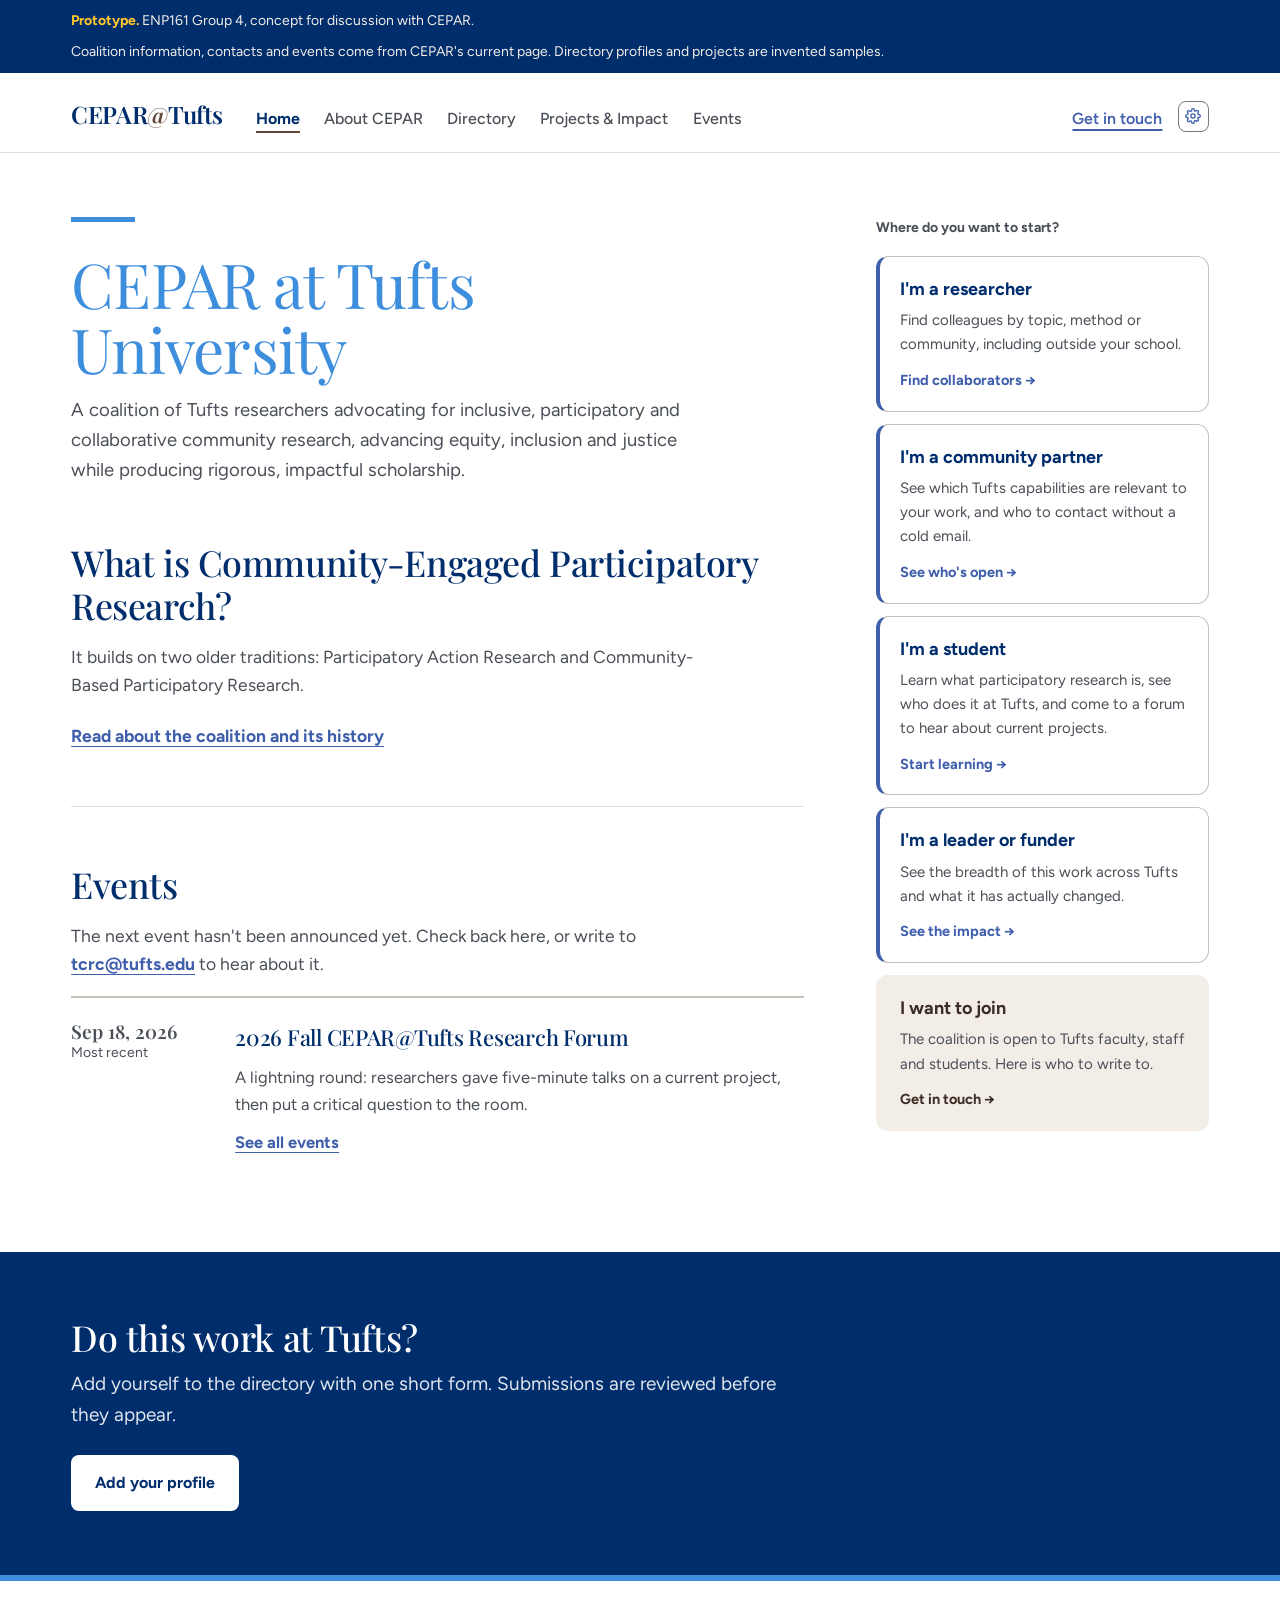
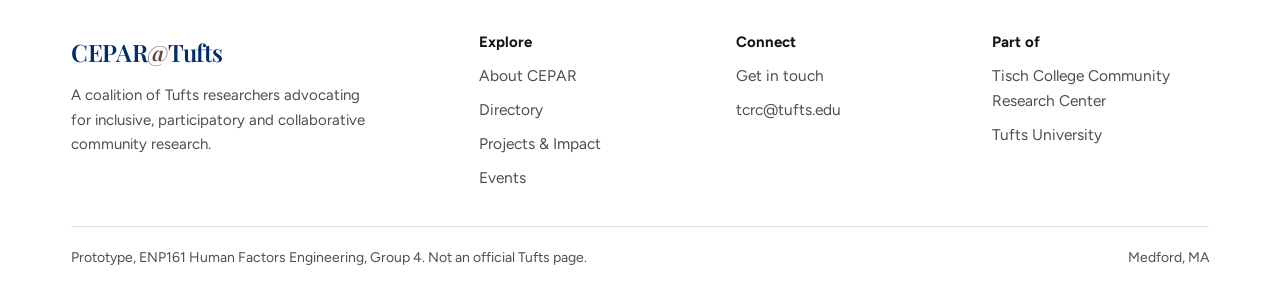
<file: index.html>
<!DOCTYPE html>
<html lang="en">
<head>
<meta charset="UTF-8">
<meta name="viewport" content="width=device-width, initial-scale=1.0">
<title>CEPAR at Tufts | Community-Engaged Participatory Research</title>
<meta name="description" content="CEPAR@Tufts is a coalition of Tufts researchers advocating for inclusive, participatory and collaborative community research. Understand what we do, see who is doing it, and find a way into the network.">
<meta name="robots" content="noindex, nofollow">
<link rel="preconnect" href="https://fonts.googleapis.com">
<link href="https://fonts.googleapis.com/css2?family=Playfair+Display:ital,wght@0,400;0,500;0,600;1,500&amp;family=Figtree:wght@400;500;600;700&amp;display=swap" rel="stylesheet">
<link rel="stylesheet" href="css/style.css">
<script>
/* Display settings are applied here, before the first paint, rather than
   in a11y.js at the end of the body. Anything later and every page load
   flashes the light theme before dark mode arrives. */
try{var s=JSON.parse(localStorage.getItem("cepar-display"))||{},r=document.documentElement;
if(s.text)r.setAttribute("data-text","large");
if(s.contrast)r.setAttribute("data-contrast","high");
if(s.motion)r.setAttribute("data-motion","reduce");
if(s.theme)r.setAttribute("data-theme","dark");}catch(e){}
</script>

</head>
<body>

<a href="#main" class="skip-link">Skip to main content</a>


<div class="proto-bar">
  <div class="container">
    <span><b>Prototype.</b> ENP161 Group 4, concept for discussion with CEPAR.</span>
    <span>Coalition information, contacts and events come from CEPAR's current page. Directory profiles and projects are invented samples.</span>
  </div>
</div>

<header class="site-header">
  <div class="container nav">
    <a href="index.html" class="nav__logo"><span class="wordmark">CEPAR<span class="at">@</span>Tufts</span></a>
    <nav>
      <ul class="nav__links">
        <li><a href="index.html" class="active">Home</a></li>
        <li><a href="about.html">About CEPAR</a></li>
        <li><a href="find.html">Directory</a></li>
        <li><a href="work.html">Projects &amp; Impact</a></li>
        <li><a href="events.html">Events</a></li>
        <li class="nav__mobile-contact"><a href="contact.html">Get in touch</a></li>
        <li class="nav__mobile-settings"><button class="nav__settings" type="button" aria-expanded="false" aria-controls="a11y-panel">Settings</button></li>
      </ul>
    </nav>
    <div class="nav__cta">
      <a href="contact.html" class="btn">Get in touch</a>
      <div class="a11y">
        <button class="nav__gear" id="a11y-gear" type="button" aria-expanded="false" aria-controls="a11y-panel" aria-label="Display settings" title="Display settings">
          <svg viewBox="0 0 24 24" fill="none" stroke="currentColor" stroke-width="2" stroke-linecap="round" stroke-linejoin="round" aria-hidden="true" focusable="false"><circle cx="12" cy="12" r="3.2"/><path d="M19.2 14.6a1.6 1.6 0 0 0 .32 1.77l.06.06a2 2 0 1 1-2.83 2.83l-.06-.06a1.6 1.6 0 0 0-1.77-.32 1.6 1.6 0 0 0-.97 1.47V21a2 2 0 1 1-4 0v-.09a1.6 1.6 0 0 0-1.05-1.47 1.6 1.6 0 0 0-1.77.32l-.06.06a2 2 0 1 1-2.83-2.83l.06-.06a1.6 1.6 0 0 0 .32-1.77 1.6 1.6 0 0 0-1.47-.97H3a2 2 0 1 1 0-4h.09a1.6 1.6 0 0 0 1.47-1.05 1.6 1.6 0 0 0-.32-1.77l-.06-.06a2 2 0 1 1 2.83-2.83l.06.06a1.6 1.6 0 0 0 1.77.32H9a1.6 1.6 0 0 0 .97-1.47V3a2 2 0 1 1 4 0v.09a1.6 1.6 0 0 0 .97 1.47 1.6 1.6 0 0 0 1.77-.32l.06-.06a2 2 0 1 1 2.83 2.83l-.06.06a1.6 1.6 0 0 0-.32 1.77V9a1.6 1.6 0 0 0 1.47.97H21a2 2 0 1 1 0 4h-.09a1.6 1.6 0 0 0-1.47.97z"/></svg>
        </button>
        <div class="a11y__panel" id="a11y-panel" role="group" aria-labelledby="a11y-title" hidden>
          <p class="a11y__title" id="a11y-title">Display settings</p>
          <p class="a11y__note">Saved on this device and applied to every page here.</p>
          <button type="button" class="a11y__row" role="switch" aria-checked="false" data-setting="text">
            <span><span class="lbl">Larger text</span><span class="desc">Bumps the page to an 18px base</span></span>
            <span class="a11y__switch" aria-hidden="true"></span>
          </button>
          <button type="button" class="a11y__row" role="switch" aria-checked="false" data-setting="contrast">
            <span><span class="lbl">High contrast</span><span class="desc">Stronger borders and text</span></span>
            <span class="a11y__switch" aria-hidden="true"></span>
          </button>
          <button type="button" class="a11y__row" role="switch" aria-checked="false" data-setting="motion">
            <span><span class="lbl">Reduce motion</span><span class="desc">Minimizes animations</span></span>
            <span class="a11y__switch" aria-hidden="true"></span>
          </button>
          <button type="button" class="a11y__row" role="switch" aria-checked="false" data-setting="theme">
            <span><span class="lbl">Dark mode</span><span class="desc">Easier on the eyes at night</span></span>
            <span class="a11y__switch" aria-hidden="true"></span>
          </button>
          <button type="button" class="a11y__reset">Reset to defaults</button>
        </div>
      </div>
      <button class="nav__toggle" aria-label="Toggle menu" aria-expanded="false"><span></span><span></span><span></span></button>
    </div>
  </div>
</header>

<main id="main">

<div class="frontdoor">
  <div class="container">

    <div class="split">

      <div class="read">

        <div class="frontdoor__intro">
          <div class="frontdoor__mark"></div>
          <h1>CEPAR at Tufts University</h1>
          <p class="lede">A coalition of Tufts researchers advocating for inclusive, participatory and collaborative community research, advancing equity, inclusion and justice while producing rigorous, impactful scholarship.</p>
        </div>

        <div class="block" id="what" data-toc="What It Is">
          <h2>What is Community-Engaged Participatory Research?</h2>
          <p>It builds on two older traditions: Participatory Action Research and Community-Based Participatory Research.</p>
          <p style="margin-top:22px;"><a href="about.html" class="reset-link">Read about the coalition and its history</a></p>
        </div>

        <div class="block" id="next" data-toc="Upcoming">
          <h2>Events</h2>
          <p>The next event hasn't been announced yet. Check back here, or write to <a href="mailto:tcrc@tufts.edu" class="reset-link">tcrc@tufts.edu</a> to hear about it.</p>
          <div class="event event--past">
            <div class="event__when">Sep 18, 2026<span>Most recent</span></div>
            <div>
              <h3>2026 Fall CEPAR@Tufts Research Forum</h3>
              <p>A lightning round: researchers gave five-minute talks on a current project, then put a critical question to the room.</p>
              <p style="margin:0;"><a href="events.html" class="reset-link">See all events</a></p>
            </div>
          </div>
        </div>

      </div>

      <aside class="rail" aria-label="Ways in">
        <p class="rail__head">Where do you want to start?</p>

        <a class="railbox" href="find.html?open=Co-investigators">
          <h3>I'm a researcher</h3>
          <p>Find colleagues by topic, method or community, including outside your school.</p>
          <span class="go">Find collaborators →</span>
        </a>

        <a class="railbox" href="find.html?open=New+community+partnerships">
          <h3>I'm a community partner</h3>
          <p>See which Tufts capabilities are relevant to your work, and who to contact without a cold email.</p>
          <span class="go">See who's open →</span>
        </a>

        <a class="railbox" href="about.html">
          <h3>I'm a student</h3>
          <p>Learn what participatory research is, see who does it at Tufts, and come to a forum to hear about current projects.</p>
          <span class="go">Start learning →</span>
        </a>

        <a class="railbox" href="work.html">
          <h3>I'm a leader or funder</h3>
          <p>See the breadth of this work across Tufts and what it has actually changed.</p>
          <span class="go">See the impact →</span>
        </a>

        <a class="railbox railbox--accent" href="contact.html">
          <h3>I want to join</h3>
          <p>The coalition is open to Tufts faculty, staff and students. Here is who to write to.</p>
          <span class="go">Get in touch →</span>
        </a>
      </aside>

    </div>
  </div>
</div>

<section class="cta-divider">
  <div class="container">
    <h2>Do this work at Tufts?</h2>
    <p class="lede" style="max-width:62ch;">Add yourself to the directory with one short form. Submissions are reviewed before they appear.</p>
    <div class="btn-row" style="margin-top:24px;">
      <a href="add-profile.html" class="btn btn--primary">Add your profile</a>
    </div>
  </div>
</section>

</main>

<footer class="site-footer">
  <div class="container">
    <div class="footer-grid">
      <div>
        <div class="footer-logo"><span class="wordmark">CEPAR<span class="at">@</span>Tufts</span></div>
        <p style="font-size:15px; max-width:300px;">A coalition of Tufts researchers advocating for inclusive, participatory and collaborative community research.</p>
      </div>
      <div>
        <h2>Explore</h2>
        <ul>
          <li><a href="about.html">About CEPAR</a></li>
          <li><a href="find.html">Directory</a></li>
          <li><a href="work.html">Projects &amp; Impact</a></li>
          <li><a href="events.html">Events</a></li>
        </ul>
      </div>
      <div>
        <h2>Connect</h2>
        <ul>
          <li><a href="contact.html">Get in touch</a></li>
          <li><a href="mailto:tcrc@tufts.edu">tcrc@tufts.edu</a></li>
        </ul>
      </div>
      <div>
        <h2>Part of</h2>
        <ul>
          <li>Tisch College Community Research Center</li>
          <li>Tufts University</li>
        </ul>
      </div>
    </div>
    <div class="footer-bottom">
      <span>Prototype, ENP161 Human Factors Engineering, Group 4. Not an official Tufts page.</span>
      <span>Medford, MA</span>
    </div>
  </div>
</footer>

<script src="js/main.js"></script>
<script src="js/a11y.js"></script>
</body>
</html>
</file>
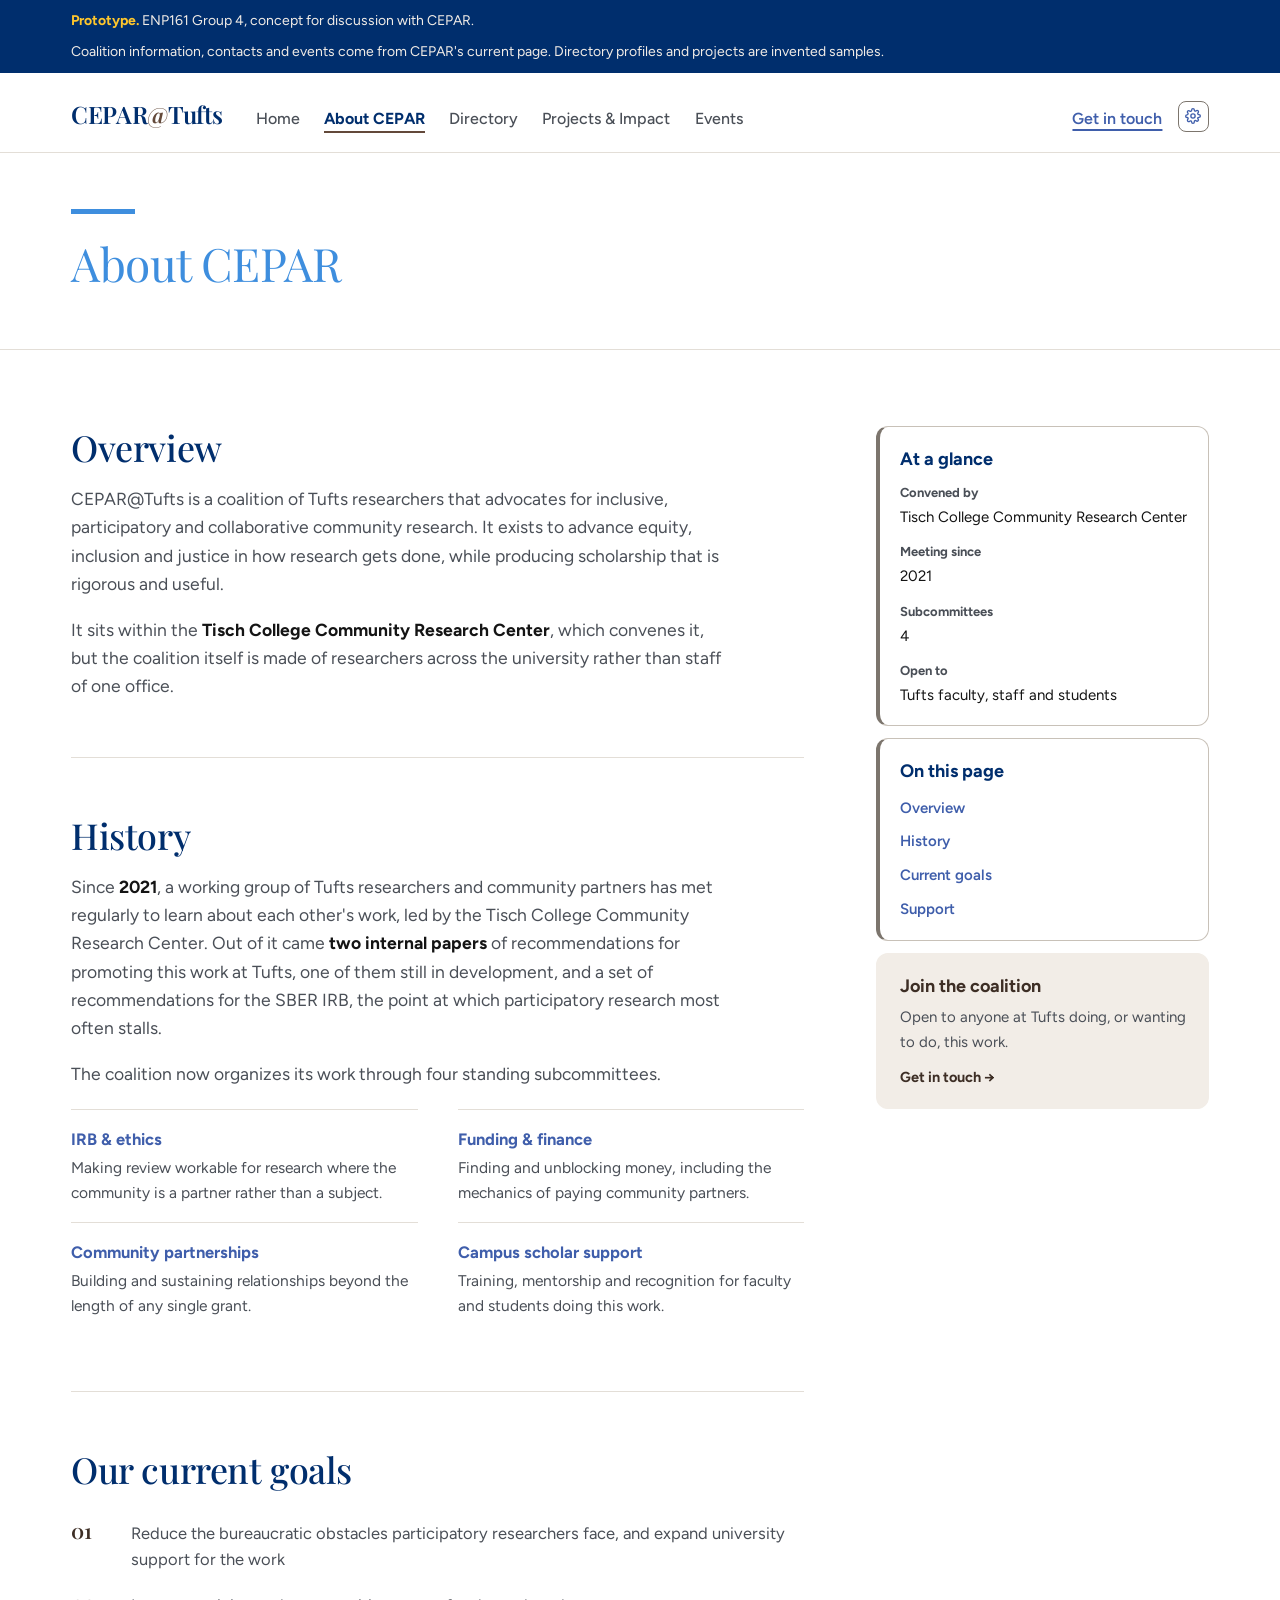
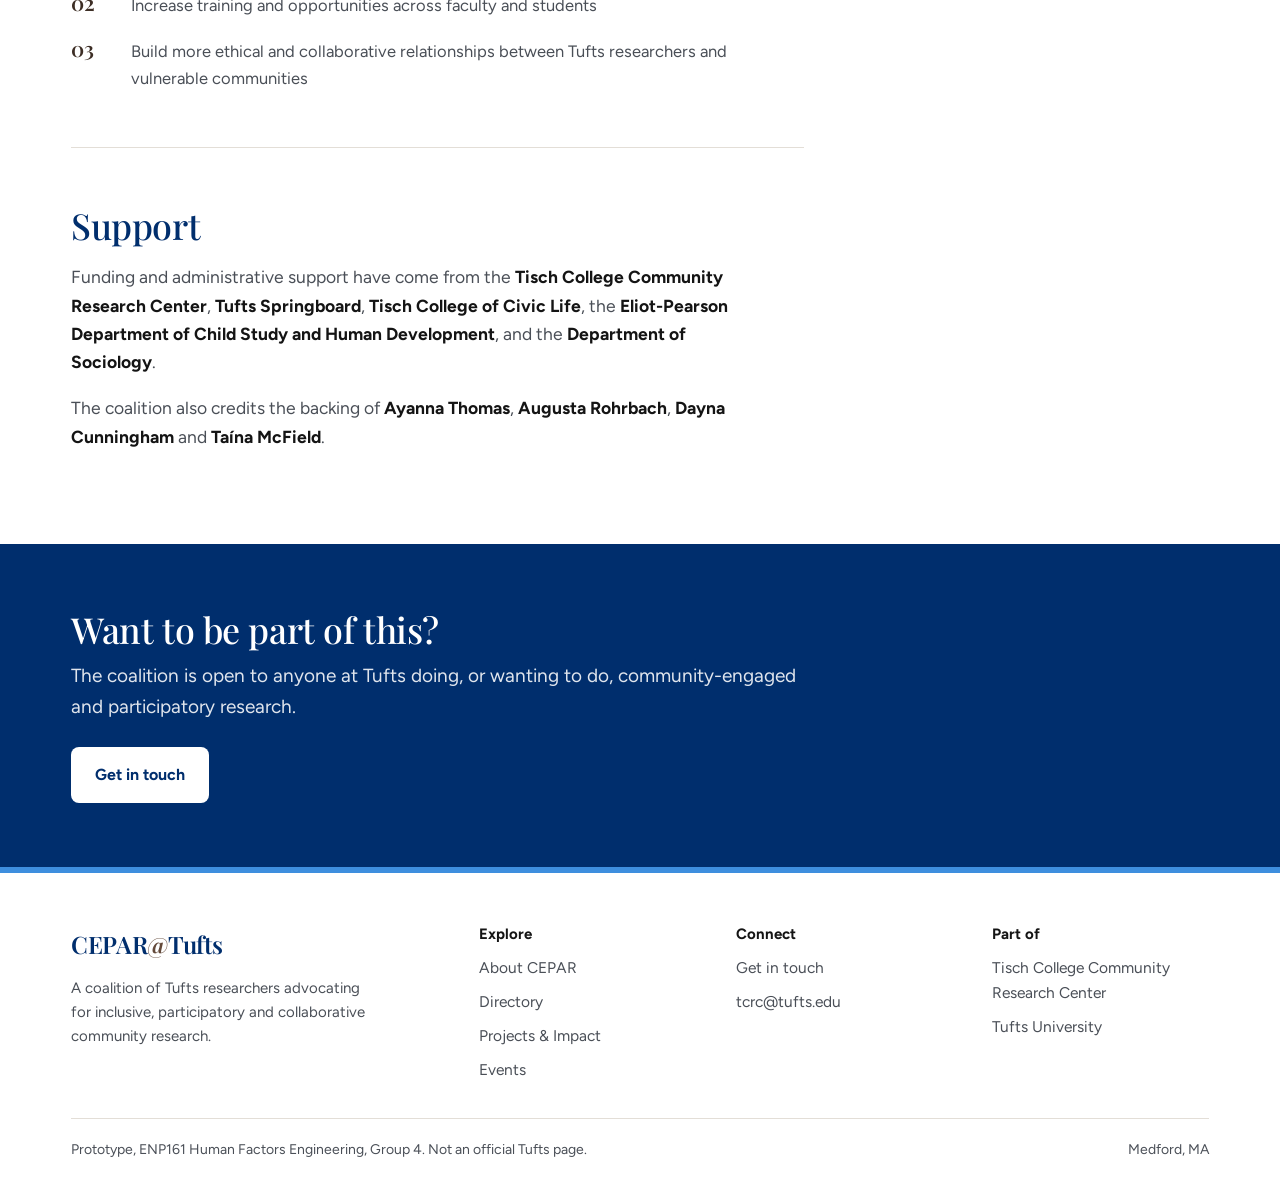
<file: about.html>
<!DOCTYPE html>
<html lang="en">
<head>
<meta charset="UTF-8">
<meta name="viewport" content="width=device-width, initial-scale=1.0">
<title>About CEPAR | CEPAR at Tufts</title>
<meta name="description" content="What CEPAR@Tufts is, how the coalition formed in 2021, its four subcommittees, its current goals, and who supports the work.">
<meta name="robots" content="noindex, nofollow">
<link rel="preconnect" href="https://fonts.googleapis.com">
<link href="https://fonts.googleapis.com/css2?family=Playfair+Display:ital,wght@0,400;0,500;0,600;1,500&amp;family=Figtree:wght@400;500;600;700&amp;display=swap" rel="stylesheet">
<link rel="stylesheet" href="css/style.css">
<script>
/* Display settings are applied here, before the first paint, rather than
   in a11y.js at the end of the body. Anything later and every page load
   flashes the light theme before dark mode arrives. */
try{var s=JSON.parse(localStorage.getItem("cepar-display"))||{},r=document.documentElement;
if(s.text)r.setAttribute("data-text","large");
if(s.contrast)r.setAttribute("data-contrast","high");
if(s.motion)r.setAttribute("data-motion","reduce");
if(s.theme)r.setAttribute("data-theme","dark");}catch(e){}
</script>

</head>
<body>

<a href="#main" class="skip-link">Skip to main content</a>


<div class="proto-bar">
  <div class="container">
    <span><b>Prototype.</b> ENP161 Group 4, concept for discussion with CEPAR.</span>
    <span>Coalition information, contacts and events come from CEPAR's current page. Directory profiles and projects are invented samples.</span>
  </div>
</div>

<header class="site-header">
  <div class="container nav">
    <a href="index.html" class="nav__logo"><span class="wordmark">CEPAR<span class="at">@</span>Tufts</span></a>
    <nav>
      <ul class="nav__links">
        <li><a href="index.html">Home</a></li>
        <li><a href="about.html" class="active">About CEPAR</a></li>
        <li><a href="find.html">Directory</a></li>
        <li><a href="work.html">Projects &amp; Impact</a></li>
        <li><a href="events.html">Events</a></li>
        <li class="nav__mobile-contact"><a href="contact.html">Get in touch</a></li>
        <li class="nav__mobile-settings"><button class="nav__settings" type="button" aria-expanded="false" aria-controls="a11y-panel">Settings</button></li>
      </ul>
    </nav>
    <div class="nav__cta">
      <a href="contact.html" class="btn">Get in touch</a>
      <div class="a11y">
        <button class="nav__gear" id="a11y-gear" type="button" aria-expanded="false" aria-controls="a11y-panel" aria-label="Display settings" title="Display settings">
          <svg viewBox="0 0 24 24" fill="none" stroke="currentColor" stroke-width="2" stroke-linecap="round" stroke-linejoin="round" aria-hidden="true" focusable="false"><circle cx="12" cy="12" r="3.2"/><path d="M19.2 14.6a1.6 1.6 0 0 0 .32 1.77l.06.06a2 2 0 1 1-2.83 2.83l-.06-.06a1.6 1.6 0 0 0-1.77-.32 1.6 1.6 0 0 0-.97 1.47V21a2 2 0 1 1-4 0v-.09a1.6 1.6 0 0 0-1.05-1.47 1.6 1.6 0 0 0-1.77.32l-.06.06a2 2 0 1 1-2.83-2.83l.06-.06a1.6 1.6 0 0 0 .32-1.77 1.6 1.6 0 0 0-1.47-.97H3a2 2 0 1 1 0-4h.09a1.6 1.6 0 0 0 1.47-1.05 1.6 1.6 0 0 0-.32-1.77l-.06-.06a2 2 0 1 1 2.83-2.83l.06.06a1.6 1.6 0 0 0 1.77.32H9a1.6 1.6 0 0 0 .97-1.47V3a2 2 0 1 1 4 0v.09a1.6 1.6 0 0 0 .97 1.47 1.6 1.6 0 0 0 1.77-.32l.06-.06a2 2 0 1 1 2.83 2.83l-.06.06a1.6 1.6 0 0 0-.32 1.77V9a1.6 1.6 0 0 0 1.47.97H21a2 2 0 1 1 0 4h-.09a1.6 1.6 0 0 0-1.47.97z"/></svg>
        </button>
        <div class="a11y__panel" id="a11y-panel" role="group" aria-labelledby="a11y-title" hidden>
          <p class="a11y__title" id="a11y-title">Display settings</p>
          <p class="a11y__note">Saved on this device and applied to every page here.</p>
          <button type="button" class="a11y__row" role="switch" aria-checked="false" data-setting="text">
            <span><span class="lbl">Larger text</span><span class="desc">Bumps the page to an 18px base</span></span>
            <span class="a11y__switch" aria-hidden="true"></span>
          </button>
          <button type="button" class="a11y__row" role="switch" aria-checked="false" data-setting="contrast">
            <span><span class="lbl">High contrast</span><span class="desc">Stronger borders and text</span></span>
            <span class="a11y__switch" aria-hidden="true"></span>
          </button>
          <button type="button" class="a11y__row" role="switch" aria-checked="false" data-setting="motion">
            <span><span class="lbl">Reduce motion</span><span class="desc">Minimizes animations</span></span>
            <span class="a11y__switch" aria-hidden="true"></span>
          </button>
          <button type="button" class="a11y__row" role="switch" aria-checked="false" data-setting="theme">
            <span><span class="lbl">Dark mode</span><span class="desc">Easier on the eyes at night</span></span>
            <span class="a11y__switch" aria-hidden="true"></span>
          </button>
          <button type="button" class="a11y__reset">Reset to defaults</button>
        </div>
      </div>
      <button class="nav__toggle" aria-label="Toggle menu" aria-expanded="false"><span></span><span></span><span></span></button>
    </div>
  </div>
</header>

<main id="main">

<section class="page-head">
  <div class="container">
    <div class="frontdoor__mark"></div>
    <h1>About CEPAR</h1>
  </div>
</section>

<section class="section" id="overview" data-toc="Overview">
  <div class="container split">
    <div class="read">

      <div class="block">
        <h2>Overview</h2>
        <p>CEPAR@Tufts is a coalition of Tufts researchers that advocates for inclusive, participatory and collaborative community research. It exists to advance equity, inclusion and justice in how research gets done, while producing scholarship that is rigorous and useful.</p>
        <p>It sits within the <b>Tisch College Community Research Center</b>, which convenes it, but the coalition itself is made of researchers across the university rather than staff of one office.</p>
      </div>

      <div class="block" id="history" data-toc="History">
        <h2>History</h2>
        <p>Since <b>2021</b>, a working group of Tufts researchers and community partners has met regularly to learn about each other's work, led by the Tisch College Community Research Center. Out of it came <b>two internal papers</b> of recommendations for promoting this work at Tufts, one of them still in development, and a set of recommendations for the SBER IRB, the point at which participatory research most often stalls.</p>
        <p>The coalition now organizes its work through four standing subcommittees.</p>
        <div class="subs">
          <div>
            <h3>IRB &amp; ethics</h3>
            <p>Making review workable for research where the community is a partner rather than a subject.</p>
          </div>
          <div>
            <h3>Funding &amp; finance</h3>
            <p>Finding and unblocking money, including the mechanics of paying community partners.</p>
          </div>
          <div>
            <h3>Community partnerships</h3>
            <p>Building and sustaining relationships beyond the length of any single grant.</p>
          </div>
          <div>
            <h3>Campus scholar support</h3>
            <p>Training, mentorship and recognition for faculty and students doing this work.</p>
          </div>
        </div>
      </div>

      <div class="block" id="goals" data-toc="Current Goals">
        <h2>Our current goals</h2>
        <ul class="facts">
          <li><span class="fig">01</span><span>Reduce the bureaucratic obstacles participatory researchers face, and expand university support for the work</span></li>
          <li><span class="fig">02</span><span>Increase training and opportunities across faculty and students</span></li>
          <li><span class="fig">03</span><span>Build more ethical and collaborative relationships between Tufts researchers and vulnerable communities</span></li>
        </ul>
      </div>

      <div class="block" id="support" data-toc="Support">
        <h2>Support</h2>
        <p>Funding and administrative support have come from the <b>Tisch College Community Research Center</b>, <b>Tufts Springboard</b>, <b>Tisch College of Civic Life</b>, the <b>Eliot-Pearson Department of Child Study and Human Development</b>, and the <b>Department of Sociology</b>.</p>
        <p>The coalition also credits the backing of <b>Ayanna Thomas</b>, <b>Augusta Rohrbach</b>, <b>Dayna Cunningham</b> and <b>Taína McField</b>.</p>
      </div>

    </div>

    <aside class="rail" aria-label="At a glance">
      <div class="railbox railbox--static">
        <h3>At a glance</h3>
        <dl class="glance">
          <div><dt>Convened by</dt><dd>Tisch College Community Research Center</dd></div>
          <div><dt>Meeting since</dt><dd>2021</dd></div>
          <div><dt>Subcommittees</dt><dd>4</dd></div>
          <div><dt>Open to</dt><dd>Tufts faculty, staff and students</dd></div>
        </dl>
      </div>
      <nav class="railbox railbox--static desktop-only" aria-label="On this page">
        <h3>On this page</h3>
        <ul class="jump">
          <li><a href="#overview">Overview</a></li>
          <li><a href="#history">History</a></li>
          <li><a href="#goals">Current goals</a></li>
          <li><a href="#support">Support</a></li>
        </ul>
      </nav>
      <a class="railbox railbox--accent desktop-only" href="contact.html">
        <h3>Join the coalition</h3>
        <p>Open to anyone at Tufts doing, or wanting to do, this work.</p>
        <span class="go">Get in touch →</span>
      </a>
    </aside>

  </div>
</section>

<section class="cta-divider">
  <div class="container">
    <h2>Want to be part of this?</h2>
    <p class="lede" style="max-width:62ch;">The coalition is open to anyone at Tufts doing, or wanting to do, community-engaged and participatory research.</p>
    <div class="btn-row" style="margin-top:24px;">
      <a href="contact.html" class="btn btn--primary">Get in touch</a>
    </div>
  </div>
</section>

</main>

<footer class="site-footer">
  <div class="container">
    <div class="footer-grid">
      <div>
        <div class="footer-logo"><span class="wordmark">CEPAR<span class="at">@</span>Tufts</span></div>
        <p style="font-size:15px; max-width:300px;">A coalition of Tufts researchers advocating for inclusive, participatory and collaborative community research.</p>
      </div>
      <div>
        <h2>Explore</h2>
        <ul>
          <li><a href="about.html">About CEPAR</a></li>
          <li><a href="find.html">Directory</a></li>
          <li><a href="work.html">Projects &amp; Impact</a></li>
          <li><a href="events.html">Events</a></li>
        </ul>
      </div>
      <div>
        <h2>Connect</h2>
        <ul>
          <li><a href="contact.html">Get in touch</a></li>
          <li><a href="mailto:tcrc@tufts.edu">tcrc@tufts.edu</a></li>
        </ul>
      </div>
      <div>
        <h2>Part of</h2>
        <ul>
          <li>Tisch College Community Research Center</li>
          <li>Tufts University</li>
        </ul>
      </div>
    </div>
    <div class="footer-bottom">
      <span>Prototype, ENP161 Human Factors Engineering, Group 4. Not an official Tufts page.</span>
      <span>Medford, MA</span>
    </div>
  </div>
</footer>

<script src="js/main.js"></script>
<script src="js/a11y.js"></script>
</body>
</html>
</file>
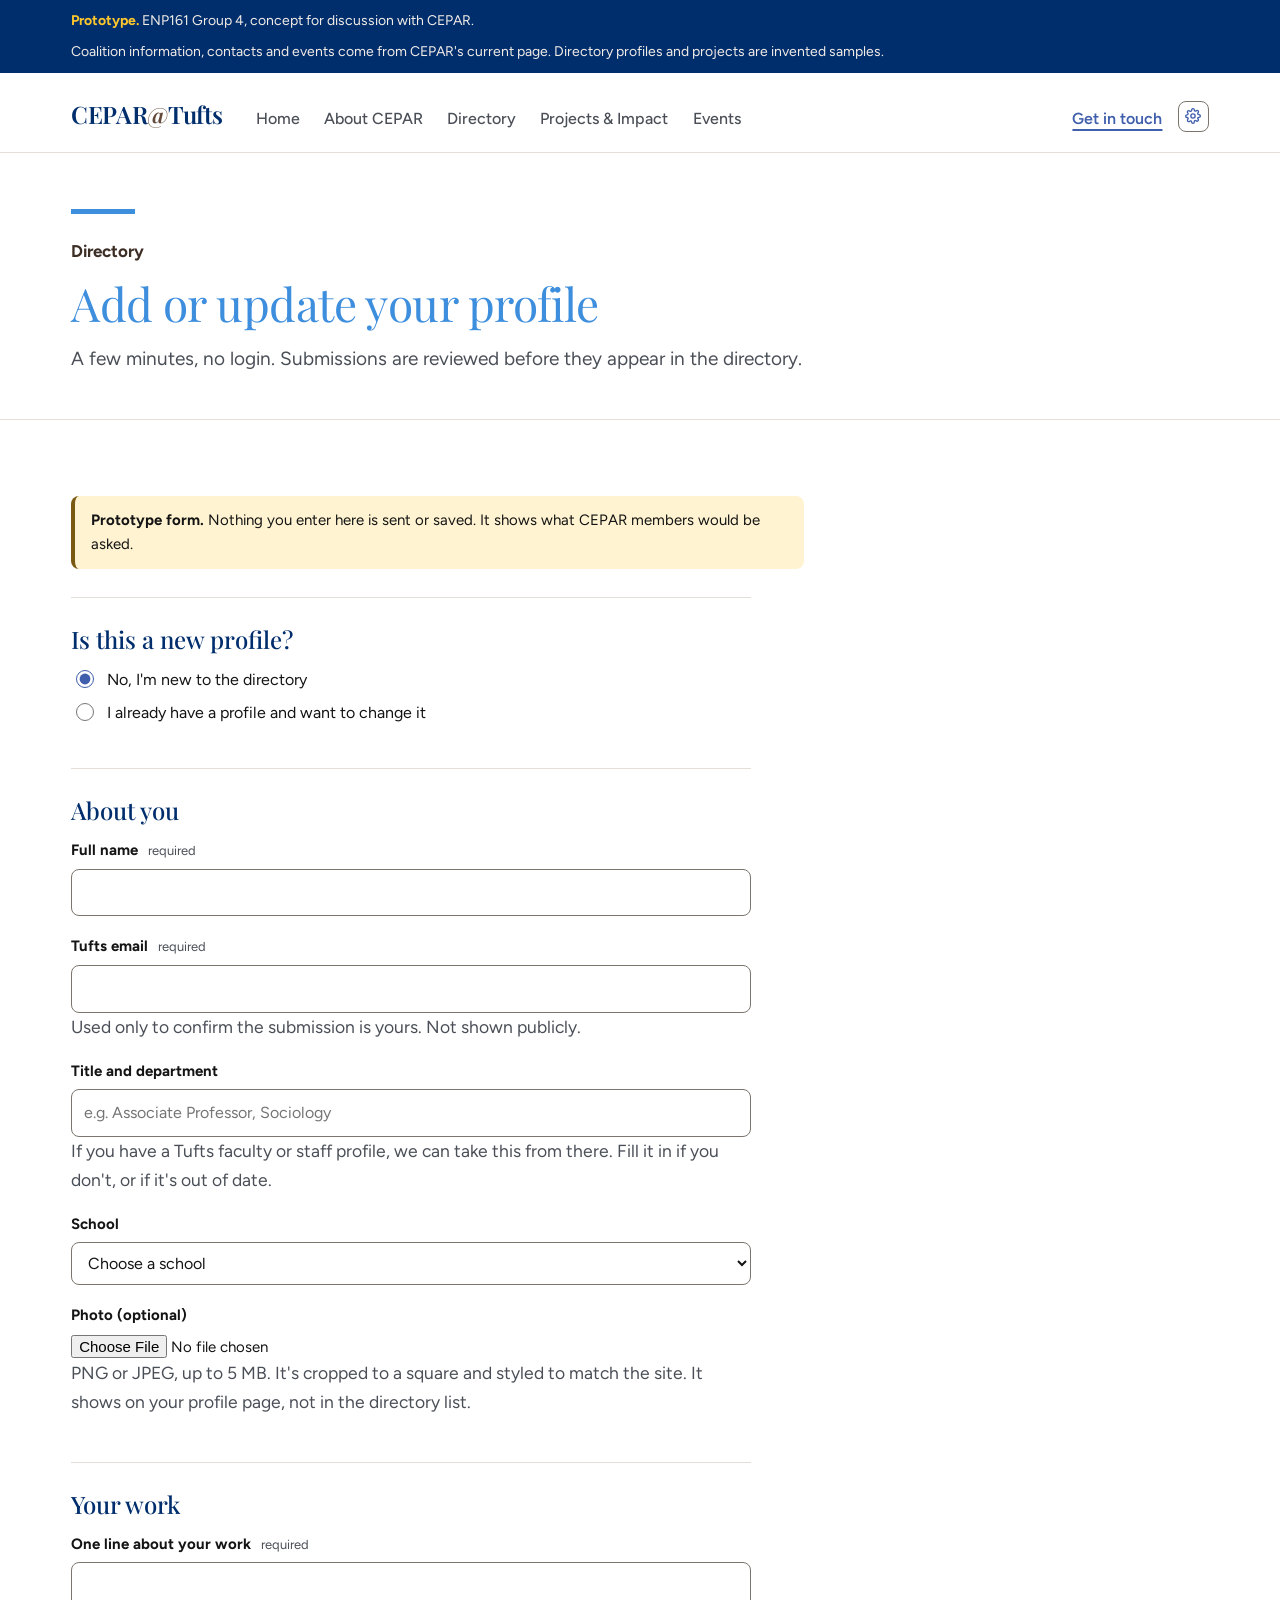
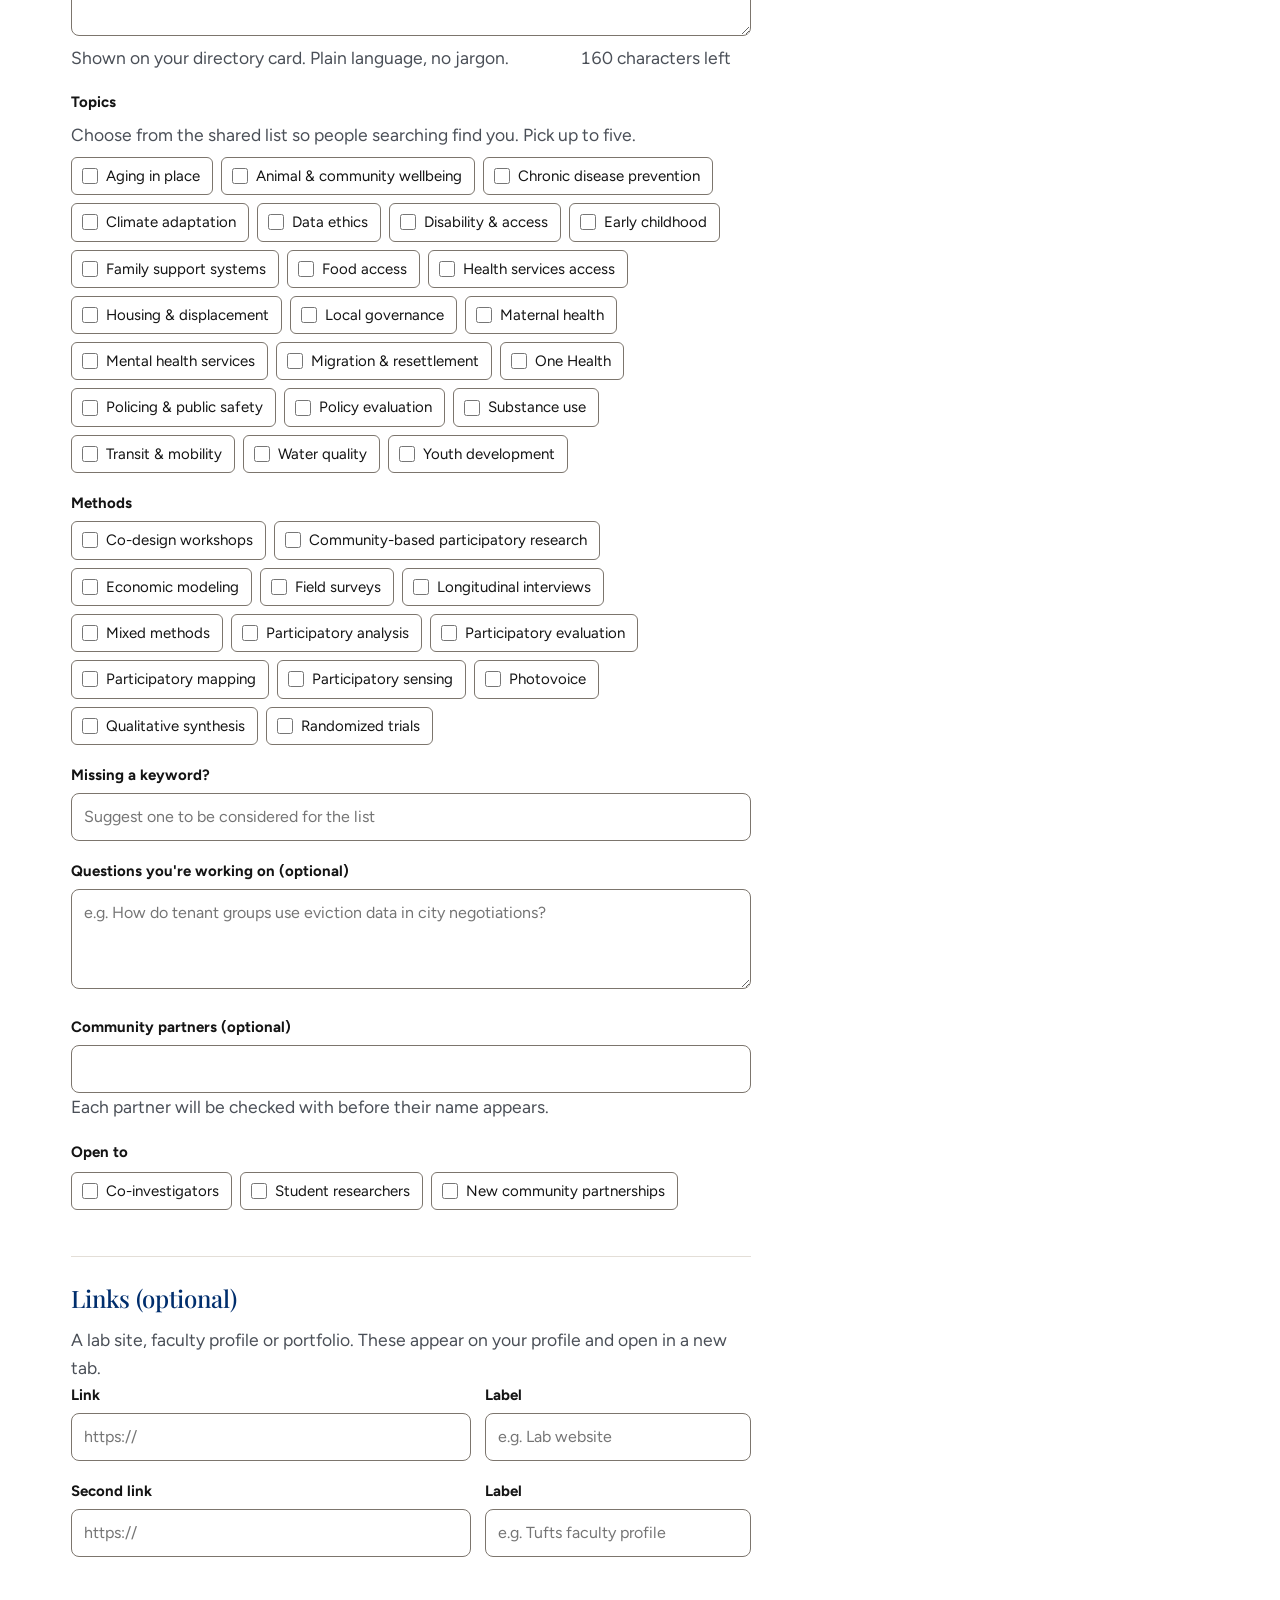
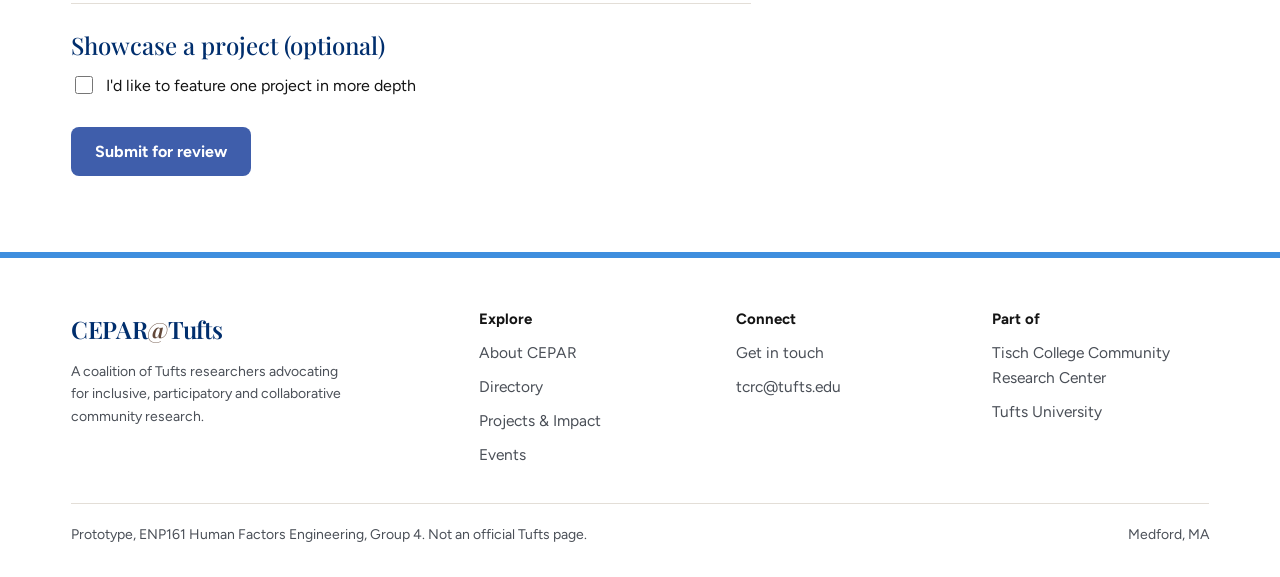
<file: add-profile.html>
<!DOCTYPE html>
<html lang="en">
<head>
<meta charset="UTF-8">
<meta name="viewport" content="width=device-width, initial-scale=1.0">
<title>Add or update your profile | CEPAR at Tufts</title>
<meta name="description" content="Add yourself to the CEPAR@Tufts directory, or update an existing profile. Submissions are reviewed before they appear.">
<meta name="robots" content="noindex, nofollow">
<link rel="preconnect" href="https://fonts.googleapis.com">
<link href="https://fonts.googleapis.com/css2?family=Playfair+Display:ital,wght@0,400;0,500;0,600;1,500&amp;family=Figtree:wght@400;500;600;700&amp;display=swap" rel="stylesheet">
<link rel="stylesheet" href="css/style.css">
<script>
/* Display settings are applied here, before the first paint, rather than
   in a11y.js at the end of the body. Anything later and every page load
   flashes the light theme before dark mode arrives. */
try{var s=JSON.parse(localStorage.getItem("cepar-display"))||{},r=document.documentElement;
if(s.text)r.setAttribute("data-text","large");
if(s.contrast)r.setAttribute("data-contrast","high");
if(s.motion)r.setAttribute("data-motion","reduce");
if(s.theme)r.setAttribute("data-theme","dark");}catch(e){}
</script>

</head>
<body>

<a href="#main" class="skip-link">Skip to main content</a>


<div class="proto-bar">
  <div class="container">
    <span><b>Prototype.</b> ENP161 Group 4, concept for discussion with CEPAR.</span>
    <span>Coalition information, contacts and events come from CEPAR's current page. Directory profiles and projects are invented samples.</span>
  </div>
</div>

<header class="site-header">
  <div class="container nav">
    <a href="index.html" class="nav__logo"><span class="wordmark">CEPAR<span class="at">@</span>Tufts</span></a>
    <nav>
      <ul class="nav__links">
        <li><a href="index.html">Home</a></li>
        <li><a href="about.html">About CEPAR</a></li>
        <li><a href="find.html">Directory</a></li>
        <li><a href="work.html">Projects &amp; Impact</a></li>
        <li><a href="events.html">Events</a></li>
        <li class="nav__mobile-contact"><a href="contact.html">Get in touch</a></li>
        <li class="nav__mobile-settings"><button class="nav__settings" type="button" aria-expanded="false" aria-controls="a11y-panel">Settings</button></li>
      </ul>
    </nav>
    <div class="nav__cta">
      <a href="contact.html" class="btn">Get in touch</a>
      <div class="a11y">
        <button class="nav__gear" id="a11y-gear" type="button" aria-expanded="false" aria-controls="a11y-panel" aria-label="Display settings" title="Display settings">
          <svg viewBox="0 0 24 24" fill="none" stroke="currentColor" stroke-width="2" stroke-linecap="round" stroke-linejoin="round" aria-hidden="true" focusable="false"><circle cx="12" cy="12" r="3.2"/><path d="M19.2 14.6a1.6 1.6 0 0 0 .32 1.77l.06.06a2 2 0 1 1-2.83 2.83l-.06-.06a1.6 1.6 0 0 0-1.77-.32 1.6 1.6 0 0 0-.97 1.47V21a2 2 0 1 1-4 0v-.09a1.6 1.6 0 0 0-1.05-1.47 1.6 1.6 0 0 0-1.77.32l-.06.06a2 2 0 1 1-2.83-2.83l.06-.06a1.6 1.6 0 0 0 .32-1.77 1.6 1.6 0 0 0-1.47-.97H3a2 2 0 1 1 0-4h.09a1.6 1.6 0 0 0 1.47-1.05 1.6 1.6 0 0 0-.32-1.77l-.06-.06a2 2 0 1 1 2.83-2.83l.06.06a1.6 1.6 0 0 0 1.77.32H9a1.6 1.6 0 0 0 .97-1.47V3a2 2 0 1 1 4 0v.09a1.6 1.6 0 0 0 .97 1.47 1.6 1.6 0 0 0 1.77-.32l.06-.06a2 2 0 1 1 2.83 2.83l-.06.06a1.6 1.6 0 0 0-.32 1.77V9a1.6 1.6 0 0 0 1.47.97H21a2 2 0 1 1 0 4h-.09a1.6 1.6 0 0 0-1.47.97z"/></svg>
        </button>
        <div class="a11y__panel" id="a11y-panel" role="group" aria-labelledby="a11y-title" hidden>
          <p class="a11y__title" id="a11y-title">Display settings</p>
          <p class="a11y__note">Saved on this device and applied to every page here.</p>
          <button type="button" class="a11y__row" role="switch" aria-checked="false" data-setting="text">
            <span><span class="lbl">Larger text</span><span class="desc">Bumps the page to an 18px base</span></span>
            <span class="a11y__switch" aria-hidden="true"></span>
          </button>
          <button type="button" class="a11y__row" role="switch" aria-checked="false" data-setting="contrast">
            <span><span class="lbl">High contrast</span><span class="desc">Stronger borders and text</span></span>
            <span class="a11y__switch" aria-hidden="true"></span>
          </button>
          <button type="button" class="a11y__row" role="switch" aria-checked="false" data-setting="motion">
            <span><span class="lbl">Reduce motion</span><span class="desc">Minimizes animations</span></span>
            <span class="a11y__switch" aria-hidden="true"></span>
          </button>
          <button type="button" class="a11y__row" role="switch" aria-checked="false" data-setting="theme">
            <span><span class="lbl">Dark mode</span><span class="desc">Easier on the eyes at night</span></span>
            <span class="a11y__switch" aria-hidden="true"></span>
          </button>
          <button type="button" class="a11y__reset">Reset to defaults</button>
        </div>
      </div>
      <button class="nav__toggle" aria-label="Toggle menu" aria-expanded="false"><span></span><span></span><span></span></button>
    </div>
  </div>
</header>

<main id="main">

<section class="page-head">
  <div class="container">
    <div class="frontdoor__mark"></div>
    <span class="eyebrow">Directory</span>
    <h1>Add or update your profile</h1>
    <p class="lede">A few minutes, no login. Submissions are reviewed before they appear in the directory.</p>
  </div>
</section>

<section class="section">
  <div class="container split">
    <div class="read">

      <div class="proto-note" role="note"><b>Prototype form.</b> Nothing you enter here is sent or saved. It shows what CEPAR members would be asked.</div>

      <form id="pform" class="pform" novalidate>
        <div class="form-errors" id="form-errors" tabindex="-1" hidden></div>

        <fieldset class="fset">
          <legend>Is this a new profile?</legend>
          <div class="radio-row">
            <label class="opt"><input type="radio" name="mode" value="new" checked> No, I'm new to the directory</label>
            <label class="opt"><input type="radio" name="mode" value="edit"> I already have a profile and want to change it</label>
          </div>
          <div class="field" id="pick-wrap" hidden>
            <label for="pick">Which profile is yours?</label>
            <select id="pick"><option value="">Choose your name</option></select>
            <p class="hint">We'll fill in what's there now so you only change what's different.</p>
          </div>
        </fieldset>

        <fieldset class="fset">
          <legend>About you</legend>
          <div class="field">
            <label for="f-name">Full name <span class="req">required</span></label>
            <input id="f-name" name="name" type="text" autocomplete="name" required>
          </div>
          <div class="field">
            <label for="f-email">Tufts email <span class="req">required</span></label>
            <input id="f-email" name="email" type="email" autocomplete="email" required aria-describedby="h-email">
            <p class="hint" id="h-email">Used only to confirm the submission is yours. Not shown publicly.</p>
          </div>
          <div class="field">
            <label for="f-title">Title and department</label>
            <input id="f-title" name="title" type="text" aria-describedby="h-title" placeholder="e.g. Associate Professor, Sociology">
            <p class="hint" id="h-title">If you have a Tufts faculty or staff profile, we can take this from there. Fill it in if you don't, or if it's out of date.</p>
          </div>
          <div class="field">
            <label for="f-school">School</label>
            <select id="f-school" name="school">
              <option value="">Choose a school</option>
            </select>
          </div>
          <div class="field">
            <label for="f-photo">Photo (optional)</label>
            <input id="f-photo" name="photo" type="file" accept="image/png,image/jpeg" aria-describedby="h-photo">
            <p class="hint" id="h-photo">PNG or JPEG, up to 5 MB. It's cropped to a square and styled to match the site. It shows on your profile page, not in the directory list.</p>
            <div class="photo-preview" id="photo-preview" hidden><img alt="Preview of your uploaded photo" id="photo-img"><button type="button" class="reset-link as-btn" id="photo-remove">Remove photo</button></div>
          </div>
        </fieldset>

        <fieldset class="fset">
          <legend>Your work</legend>
          <div class="field">
            <label for="f-blurb">One line about your work <span class="req">required</span></label>
            <textarea id="f-blurb" name="blurb" rows="2" maxlength="160" required aria-describedby="h-blurb c-blurb"></textarea>
            <p class="hint"><span id="h-blurb">Shown on your directory card. Plain language, no jargon.</span> <span class="counter" id="c-blurb" aria-live="polite">160 characters left</span></p>
          </div>

          <div class="field">
            <span class="flabel" id="l-topics">Topics</span>
            <p class="hint">Choose from the shared list so people searching find you. Pick up to five.</p>
            <div class="checks" id="k-topics" role="group" aria-labelledby="l-topics"></div>
          </div>
          <div class="field">
            <span class="flabel" id="l-methods">Methods</span>
            <div class="checks" id="k-methods" role="group" aria-labelledby="l-methods"></div>
          </div>
          <div class="field">
            <label for="f-suggest">Missing a keyword?</label>
            <input id="f-suggest" name="suggest" type="text" placeholder="Suggest one to be considered for the list">
          </div>

          <div class="field">
            <label for="f-questions">Questions you're working on (optional)</label>
            <textarea id="f-questions" name="questions" rows="3" placeholder="e.g. How do tenant groups use eviction data in city negotiations?"></textarea>
          </div>
          <div class="field">
            <label for="f-partners">Community partners (optional)</label>
            <input id="f-partners" name="partners" type="text" aria-describedby="h-partners">
            <p class="hint" id="h-partners">Each partner will be checked with before their name appears.</p>
          </div>
          <fieldset class="field subset">
            <legend class="flabel">Open to</legend>
            <div class="checks" id="k-open"></div>
          </fieldset>
        </fieldset>

        <fieldset class="fset">
          <legend>Links (optional)</legend>
          <p class="hint">A lab site, faculty profile or portfolio. These appear on your profile and open in a new tab.</p>
          <div class="link-row">
            <div class="field"><label for="f-l1">Link</label><input id="f-l1" name="link1" type="url" placeholder="https://"></div>
            <div class="field"><label for="f-l1n">Label</label><input id="f-l1n" name="link1label" type="text" placeholder="e.g. Lab website"></div>
          </div>
          <div class="link-row">
            <div class="field"><label for="f-l2">Second link</label><input id="f-l2" name="link2" type="url" placeholder="https://"></div>
            <div class="field"><label for="f-l2n">Label</label><input id="f-l2n" name="link2label" type="text" placeholder="e.g. Tufts faculty profile"></div>
          </div>
        </fieldset>

        <fieldset class="fset">
          <legend>Showcase a project (optional)</legend>
          <label class="opt"><input type="checkbox" id="f-showcase" name="showcase" aria-controls="showcase-wrap" aria-expanded="false"> I'd like to feature one project in more depth</label>
          <div id="showcase-wrap" hidden>
            <p class="hint">Featured projects get a longer write-up on Projects &amp; Impact, linked from your profile. Someone will follow up for details and images.</p>
            <div class="field"><label for="f-ptitle">Project name</label><input id="f-ptitle" name="ptitle" type="text"></div>
            <div class="field"><label for="f-pdesc">What it is and what it changed</label><textarea id="f-pdesc" name="pdesc" rows="4"></textarea></div>
          </div>
        </fieldset>

        <div class="btn-row">
          <button type="submit" class="btn btn--primary" id="submit-btn">Submit for review</button>
        </div>
      </form>

      <div class="done" id="done" tabindex="-1" hidden>
        <h2>Thanks, that's submitted for review</h2>
        <p id="done-msg">It will be reviewed before it appears in the directory. If anything needs checking, you'll get an email.</p>
        <p class="muted">This is a prototype, so nothing was actually sent.</p>
        <div class="btn-row"><a class="btn btn--outline" href="find.html">Back to the directory</a></div>
      </div>

    </div>

  </div>
</section>

</main>

<footer class="site-footer">
  <div class="container">
    <div class="footer-grid">
      <div>
        <div class="footer-logo"><span class="wordmark">CEPAR<span class="at">@</span>Tufts</span></div>
        <p style="font-size:14px; max-width:280px;">A coalition of Tufts researchers advocating for inclusive, participatory and collaborative community research.</p>
      </div>
      <div>
        <h2>Explore</h2>
        <ul>
          <li><a href="about.html">About CEPAR</a></li>
          <li><a href="find.html">Directory</a></li>
          <li><a href="work.html">Projects &amp; Impact</a></li>
          <li><a href="events.html">Events</a></li>
        </ul>
      </div>
      <div>
        <h2>Connect</h2>
        <ul>
          <li><a href="contact.html">Get in touch</a></li>
          <li><a href="mailto:tcrc@tufts.edu">tcrc@tufts.edu</a></li>
        </ul>
      </div>
      <div>
        <h2>Part of</h2>
        <ul>
          <li>Tisch College Community Research Center</li>
          <li>Tufts University</li>
        </ul>
      </div>
    </div>
    <div class="footer-bottom">
      <span>Prototype, ENP161 Human Factors Engineering, Group 4. Not an official Tufts page.</span>
      <span>Medford, MA</span>
    </div>
  </div>
</footer>

<script src="js/main.js"></script>
<script src="js/a11y.js"></script>
<script src="js/people.js"></script>
<script src="js/profile-form.js"></script>
</body>
</html>
</file>
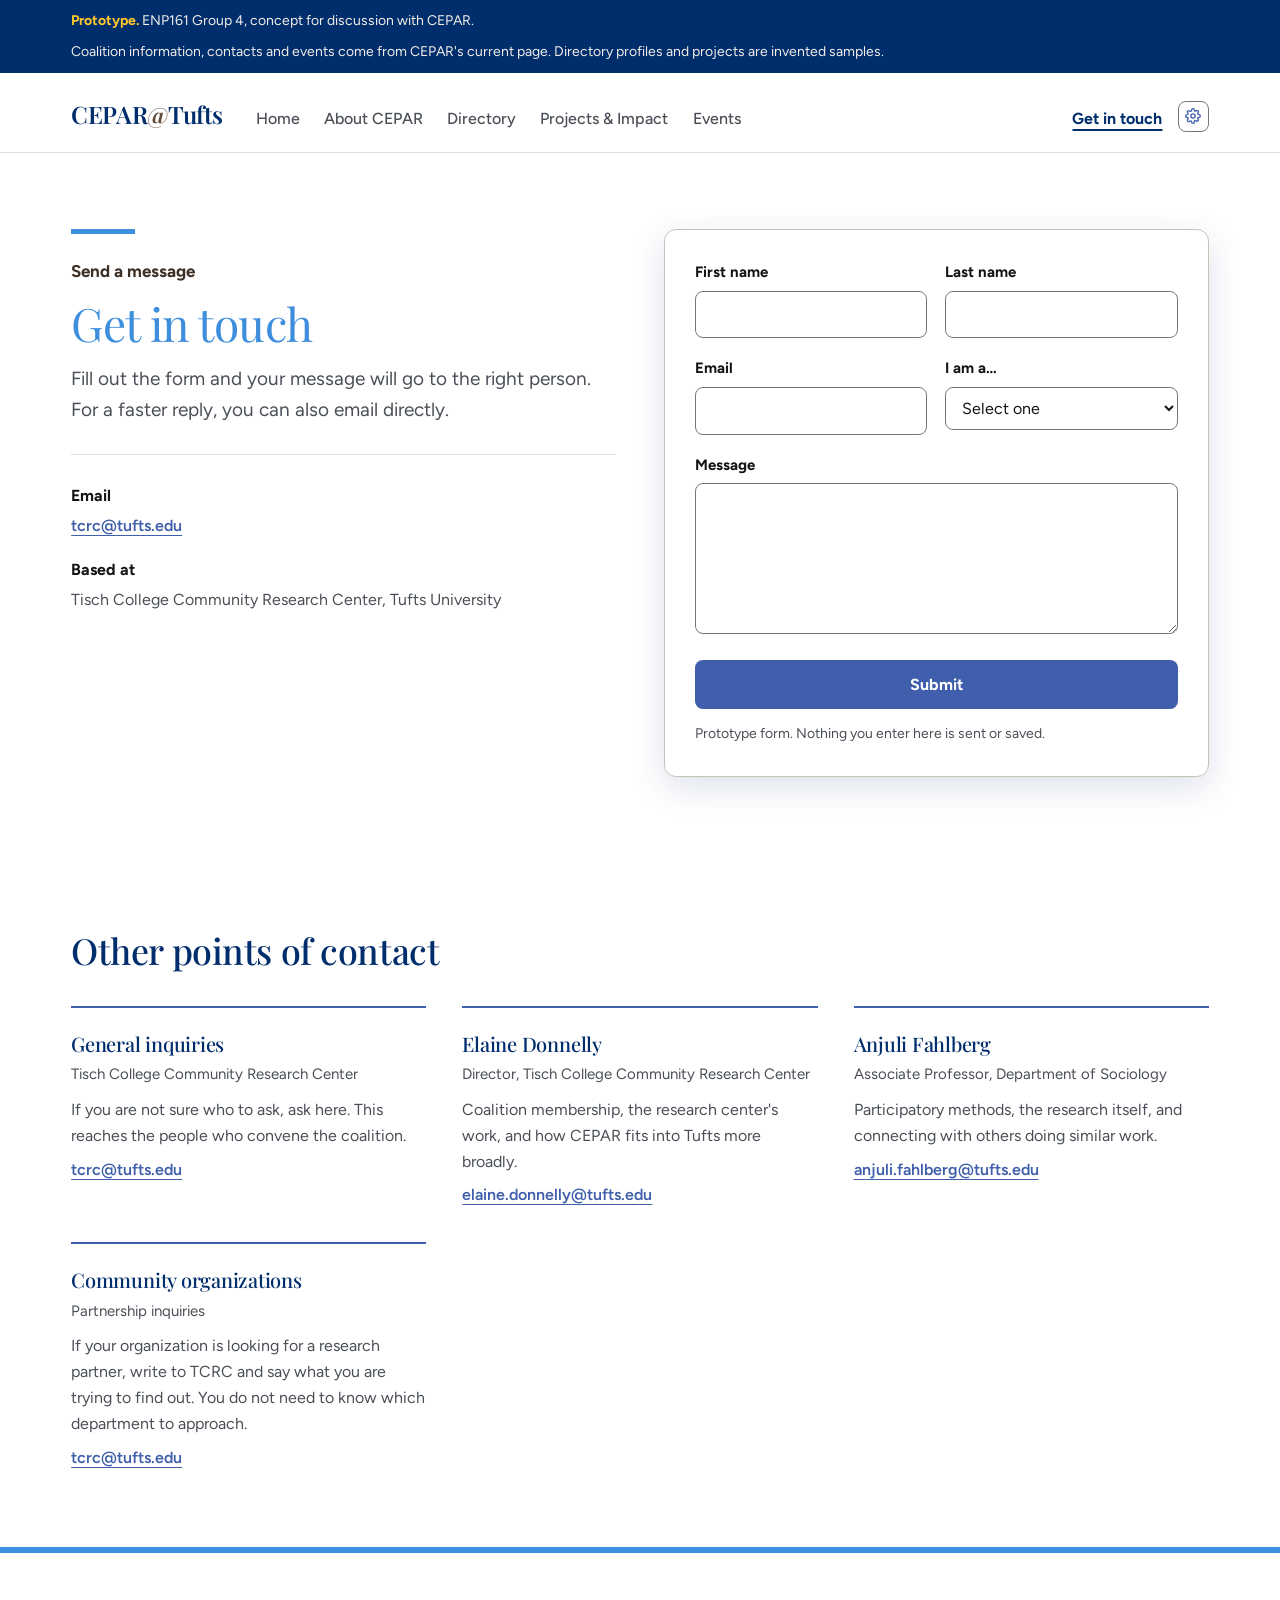
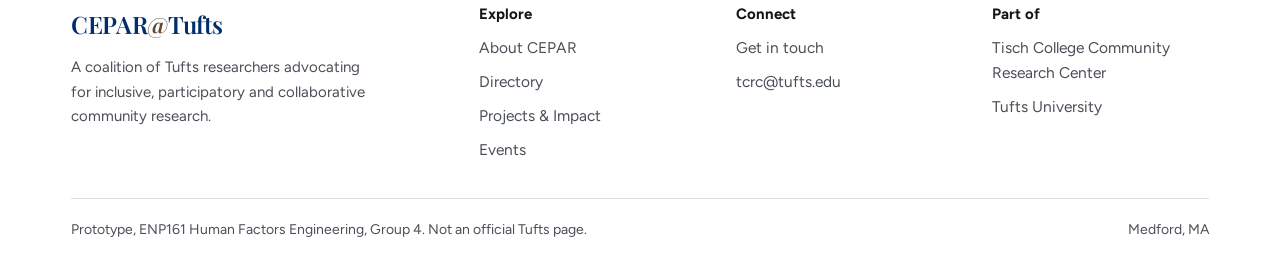
<file: contact.html>
<!DOCTYPE html>
<html lang="en">
<head>
<meta charset="UTF-8">
<meta name="viewport" content="width=device-width, initial-scale=1.0">
<title>Contact | CEPAR at Tufts</title>
<meta name="description" content="Who to contact at CEPAR@Tufts, general inquiries, coalition membership, participatory methods, and community partnership inquiries.">
<meta name="robots" content="noindex, nofollow">
<link rel="preconnect" href="https://fonts.googleapis.com">
<link href="https://fonts.googleapis.com/css2?family=Playfair+Display:ital,wght@0,400;0,500;0,600;1,500&amp;family=Figtree:wght@400;500;600;700&amp;display=swap" rel="stylesheet">
<link rel="stylesheet" href="css/style.css">
<script>
/* Display settings are applied here, before the first paint, rather than
   in a11y.js at the end of the body. Anything later and every page load
   flashes the light theme before dark mode arrives. */
try{var s=JSON.parse(localStorage.getItem("cepar-display"))||{},r=document.documentElement;
if(s.text)r.setAttribute("data-text","large");
if(s.contrast)r.setAttribute("data-contrast","high");
if(s.motion)r.setAttribute("data-motion","reduce");
if(s.theme)r.setAttribute("data-theme","dark");}catch(e){}
</script>

</head>
<body>

<a href="#main" class="skip-link">Skip to main content</a>


<div class="proto-bar">
  <div class="container">
    <span><b>Prototype.</b> ENP161 Group 4, concept for discussion with CEPAR.</span>
    <span>Coalition information, contacts and events come from CEPAR's current page. Directory profiles and projects are invented samples.</span>
  </div>
</div>

<header class="site-header">
  <div class="container nav">
    <a href="index.html" class="nav__logo"><span class="wordmark">CEPAR<span class="at">@</span>Tufts</span></a>
    <nav>
      <ul class="nav__links">
        <li><a href="index.html">Home</a></li>
        <li><a href="about.html">About CEPAR</a></li>
        <li><a href="find.html">Directory</a></li>
        <li><a href="work.html">Projects &amp; Impact</a></li>
        <li><a href="events.html">Events</a></li>
        <li class="nav__mobile-contact"><a href="contact.html">Get in touch</a></li>
        <li class="nav__mobile-settings"><button class="nav__settings" type="button" aria-expanded="false" aria-controls="a11y-panel">Settings</button></li>
      </ul>
    </nav>
    <div class="nav__cta">
      <a href="contact.html" class="btn active">Get in touch</a>
      <div class="a11y">
        <button class="nav__gear" id="a11y-gear" type="button" aria-expanded="false" aria-controls="a11y-panel" aria-label="Display settings" title="Display settings">
          <svg viewBox="0 0 24 24" fill="none" stroke="currentColor" stroke-width="2" stroke-linecap="round" stroke-linejoin="round" aria-hidden="true" focusable="false"><circle cx="12" cy="12" r="3.2"/><path d="M19.2 14.6a1.6 1.6 0 0 0 .32 1.77l.06.06a2 2 0 1 1-2.83 2.83l-.06-.06a1.6 1.6 0 0 0-1.77-.32 1.6 1.6 0 0 0-.97 1.47V21a2 2 0 1 1-4 0v-.09a1.6 1.6 0 0 0-1.05-1.47 1.6 1.6 0 0 0-1.77.32l-.06.06a2 2 0 1 1-2.83-2.83l.06-.06a1.6 1.6 0 0 0 .32-1.77 1.6 1.6 0 0 0-1.47-.97H3a2 2 0 1 1 0-4h.09a1.6 1.6 0 0 0 1.47-1.05 1.6 1.6 0 0 0-.32-1.77l-.06-.06a2 2 0 1 1 2.83-2.83l.06.06a1.6 1.6 0 0 0 1.77.32H9a1.6 1.6 0 0 0 .97-1.47V3a2 2 0 1 1 4 0v.09a1.6 1.6 0 0 0 .97 1.47 1.6 1.6 0 0 0 1.77-.32l.06-.06a2 2 0 1 1 2.83 2.83l-.06.06a1.6 1.6 0 0 0-.32 1.77V9a1.6 1.6 0 0 0 1.47.97H21a2 2 0 1 1 0 4h-.09a1.6 1.6 0 0 0-1.47.97z"/></svg>
        </button>
        <div class="a11y__panel" id="a11y-panel" role="group" aria-labelledby="a11y-title" hidden>
          <p class="a11y__title" id="a11y-title">Display settings</p>
          <p class="a11y__note">Saved on this device and applied to every page here.</p>
          <button type="button" class="a11y__row" role="switch" aria-checked="false" data-setting="text">
            <span><span class="lbl">Larger text</span><span class="desc">Bumps the page to an 18px base</span></span>
            <span class="a11y__switch" aria-hidden="true"></span>
          </button>
          <button type="button" class="a11y__row" role="switch" aria-checked="false" data-setting="contrast">
            <span><span class="lbl">High contrast</span><span class="desc">Stronger borders and text</span></span>
            <span class="a11y__switch" aria-hidden="true"></span>
          </button>
          <button type="button" class="a11y__row" role="switch" aria-checked="false" data-setting="motion">
            <span><span class="lbl">Reduce motion</span><span class="desc">Minimizes animations</span></span>
            <span class="a11y__switch" aria-hidden="true"></span>
          </button>
          <button type="button" class="a11y__row" role="switch" aria-checked="false" data-setting="theme">
            <span><span class="lbl">Dark mode</span><span class="desc">Easier on the eyes at night</span></span>
            <span class="a11y__switch" aria-hidden="true"></span>
          </button>
          <button type="button" class="a11y__reset">Reset to defaults</button>
        </div>
      </div>
      <button class="nav__toggle" aria-label="Toggle menu" aria-expanded="false"><span></span><span></span><span></span></button>
    </div>
  </div>
</header>

<main id="main">

<section class="section" id="contact-form">
  <div class="container grid-2">
    <div>
      <div class="frontdoor__mark"></div>
      <span class="eyebrow">Send a message</span>
      <h1>Get in touch</h1>
      <p class="lede">Fill out the form and your message will go to the right person. For a faster reply, you can also email directly.</p>
      <div class="divider" style="margin:28px 0;"></div>
      <p class="contact-meta__label">Email</p>
      <p class="contact-meta__value"><a href="mailto:tcrc@tufts.edu">tcrc@tufts.edu</a></p>
      <p class="contact-meta__label">Based at</p>
      <p class="contact-meta__value">Tisch College Community Research Center, Tufts University</p>
    </div>

    <div class="form-wrap">
      <form class="pform" id="contact-form-el" novalidate>
        <div class="form-row">
          <div class="field">
            <label for="c-fname">First name</label>
            <input id="c-fname" type="text" autocomplete="given-name" required>
          </div>
          <div class="field">
            <label for="c-lname">Last name</label>
            <input id="c-lname" type="text" autocomplete="family-name" required>
          </div>
        </div>
        <div class="form-row">
          <div class="field">
            <label for="c-email">Email</label>
            <input id="c-email" type="email" autocomplete="email" required>
          </div>
          <div class="field">
            <label for="c-as">I am a…</label>
            <select id="c-as" required aria-describedby="c-route">
              <option value="" disabled selected>Select one</option>
              <option value="researcher">Researcher</option>
              <option value="faculty">Faculty member</option>
              <option value="partner">Community partner</option>
              <option value="student">Student</option>
              <option value="funder">Funder</option>
              <option value="other">Other</option>
            </select>
          </div>
        </div>
        <div class="field" id="c-other-wrap" hidden>
          <label for="c-other">Please specify</label>
          <input id="c-other" type="text" placeholder="e.g. journalist, city staff, alum">
        </div>
        <p class="hint contact-route" id="c-route" aria-live="polite"></p>
        <div class="field">
          <label for="c-msg">Message</label>
          <textarea id="c-msg" rows="5" required></textarea>
        </div>
        <p class="form-error" id="c-error" role="alert" hidden></p>
        <button type="submit" class="btn btn--primary" style="width:100%;">Submit</button>
        <p class="hint" style="margin-top:14px;">Prototype form. Nothing you enter here is sent or saved.</p>
      </form>
      <div class="done" id="c-done" tabindex="-1" hidden>
        <h2>Thanks, your message is ready to send</h2>
        <p id="c-done-msg"></p>
        <p class="muted">This is a prototype, so nothing was actually sent.</p>
      </div>
    </div>
  </div>
</section>

<section class="section" id="who" data-toc="Contacts">
  <div class="container">
    <h2 style="margin-bottom:34px;">Other points of contact</h2>
    <div class="contact-grid">

      <div class="contact-card">
        <h3>General inquiries</h3>
        <p class="who">Tisch College Community Research Center</p>
        <p>If you are not sure who to ask, ask here. This reaches the people who convene the coalition.</p>
        <a href="mailto:tcrc@tufts.edu">tcrc@tufts.edu</a>
      </div>

      <div class="contact-card">
        <h3>Elaine Donnelly</h3>
        <p class="who">Director, Tisch College Community Research Center</p>
        <p>Coalition membership, the research center's work, and how CEPAR fits into Tufts more broadly.</p>
        <a href="mailto:elaine.donnelly@tufts.edu">elaine.donnelly@tufts.edu</a>
      </div>

      <div class="contact-card">
        <h3>Anjuli Fahlberg</h3>
        <p class="who">Associate Professor, Department of Sociology</p>
        <p>Participatory methods, the research itself, and connecting with others doing similar work.</p>
        <a href="mailto:anjuli.fahlberg@tufts.edu">anjuli.fahlberg@tufts.edu</a>
      </div>

      <div class="contact-card">
        <h3>Community organizations</h3>
        <p class="who">Partnership inquiries</p>
        <p>If your organization is looking for a research partner, write to TCRC and say what you are trying to find out. You do not need to know which department to approach.</p>
        <a href="mailto:tcrc@tufts.edu?subject=Community%20partnership%20inquiry">tcrc@tufts.edu</a>
      </div>

    </div>
  </div>
</section>

</main>

<footer class="site-footer">
  <div class="container">
    <div class="footer-grid">
      <div>
        <div class="footer-logo"><span class="wordmark">CEPAR<span class="at">@</span>Tufts</span></div>
        <p style="font-size:15px; max-width:300px;">A coalition of Tufts researchers advocating for inclusive, participatory and collaborative community research.</p>
      </div>
      <div>
        <h2>Explore</h2>
        <ul>
          <li><a href="about.html">About CEPAR</a></li>
          <li><a href="find.html">Directory</a></li>
          <li><a href="work.html">Projects &amp; Impact</a></li>
          <li><a href="events.html">Events</a></li>
        </ul>
      </div>
      <div>
        <h2>Connect</h2>
        <ul>
          <li><a href="contact.html">Get in touch</a></li>
          <li><a href="mailto:tcrc@tufts.edu">tcrc@tufts.edu</a></li>
        </ul>
      </div>
      <div>
        <h2>Part of</h2>
        <ul>
          <li>Tisch College Community Research Center</li>
          <li>Tufts University</li>
        </ul>
      </div>
    </div>
    <div class="footer-bottom">
      <span>Prototype, ENP161 Human Factors Engineering, Group 4. Not an official Tufts page.</span>
      <span>Medford, MA</span>
    </div>
  </div>
</footer>

<script src="js/main.js"></script>
<script src="js/a11y.js"></script>
<script src="js/contact.js"></script>
</body>
</html>
</file>
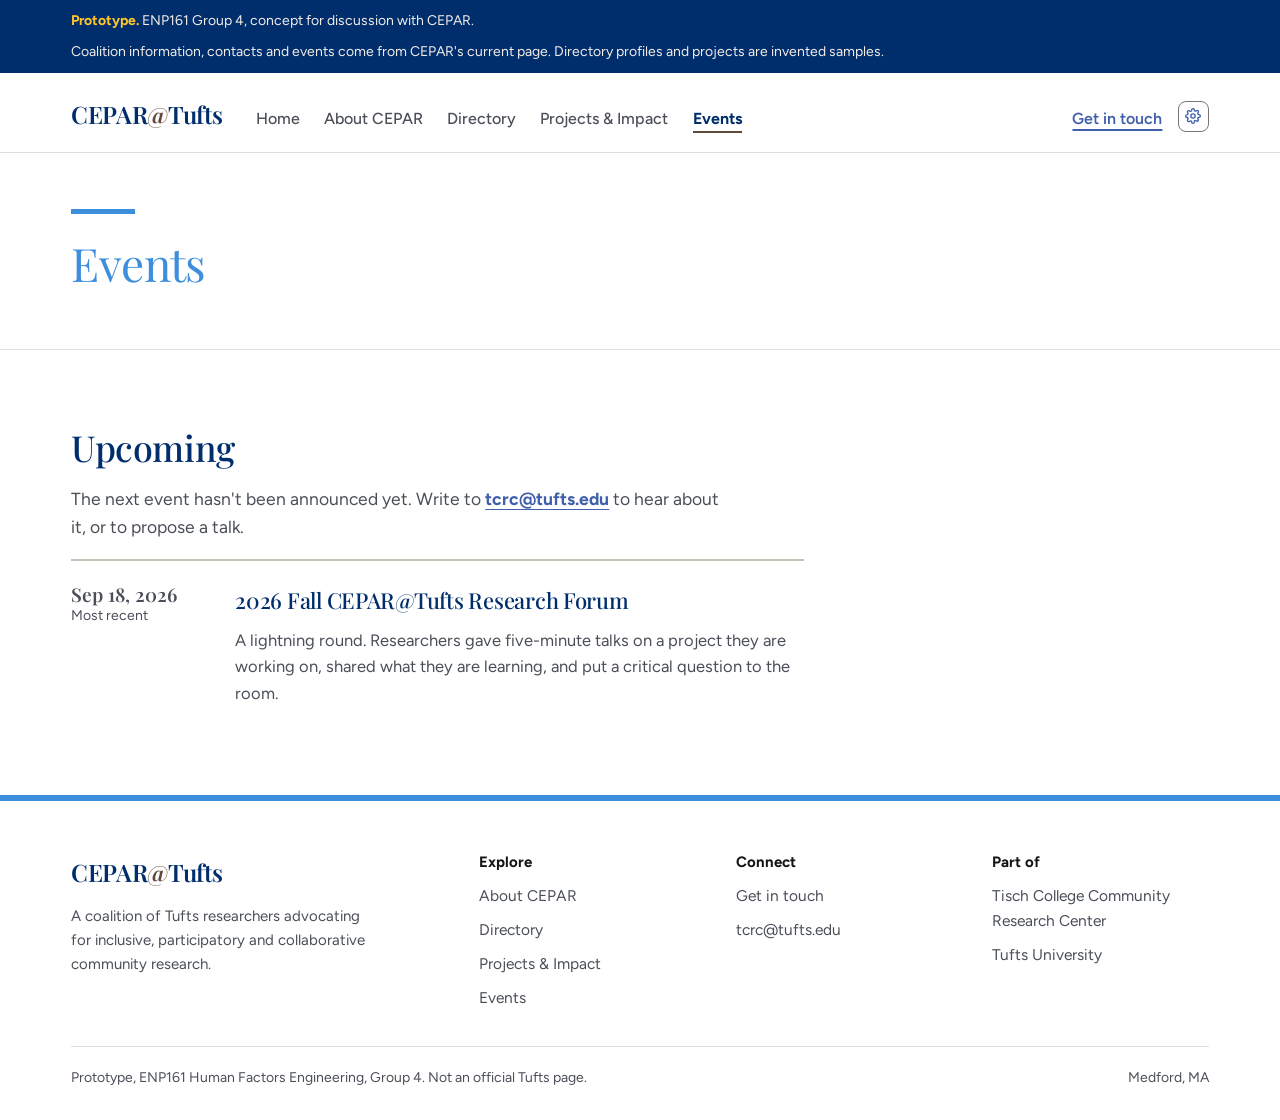
<file: events.html>
<!DOCTYPE html>
<html lang="en">
<head>
<meta charset="UTF-8">
<meta name="viewport" content="width=device-width, initial-scale=1.0">
<title>Events | CEPAR at Tufts</title>
<meta name="description" content="CEPAR@Tufts events, including the Fall 2026 Research Forum, five-minute lightning talks from researchers across the university.">
<meta name="robots" content="noindex, nofollow">
<link rel="preconnect" href="https://fonts.googleapis.com">
<link href="https://fonts.googleapis.com/css2?family=Playfair+Display:ital,wght@0,400;0,500;0,600;1,500&amp;family=Figtree:wght@400;500;600;700&amp;display=swap" rel="stylesheet">
<link rel="stylesheet" href="css/style.css">
<script>
/* Display settings are applied here, before the first paint, rather than
   in a11y.js at the end of the body. Anything later and every page load
   flashes the light theme before dark mode arrives. */
try{var s=JSON.parse(localStorage.getItem("cepar-display"))||{},r=document.documentElement;
if(s.text)r.setAttribute("data-text","large");
if(s.contrast)r.setAttribute("data-contrast","high");
if(s.motion)r.setAttribute("data-motion","reduce");
if(s.theme)r.setAttribute("data-theme","dark");}catch(e){}
</script>

</head>
<body>

<a href="#main" class="skip-link">Skip to main content</a>


<div class="proto-bar">
  <div class="container">
    <span><b>Prototype.</b> ENP161 Group 4, concept for discussion with CEPAR.</span>
    <span>Coalition information, contacts and events come from CEPAR's current page. Directory profiles and projects are invented samples.</span>
  </div>
</div>

<header class="site-header">
  <div class="container nav">
    <a href="index.html" class="nav__logo"><span class="wordmark">CEPAR<span class="at">@</span>Tufts</span></a>
    <nav>
      <ul class="nav__links">
        <li><a href="index.html">Home</a></li>
        <li><a href="about.html">About CEPAR</a></li>
        <li><a href="find.html">Directory</a></li>
        <li><a href="work.html">Projects &amp; Impact</a></li>
        <li><a href="events.html" class="active">Events</a></li>
        <li class="nav__mobile-contact"><a href="contact.html">Get in touch</a></li>
        <li class="nav__mobile-settings"><button class="nav__settings" type="button" aria-expanded="false" aria-controls="a11y-panel">Settings</button></li>
      </ul>
    </nav>
    <div class="nav__cta">
      <a href="contact.html" class="btn">Get in touch</a>
      <div class="a11y">
        <button class="nav__gear" id="a11y-gear" type="button" aria-expanded="false" aria-controls="a11y-panel" aria-label="Display settings" title="Display settings">
          <svg viewBox="0 0 24 24" fill="none" stroke="currentColor" stroke-width="2" stroke-linecap="round" stroke-linejoin="round" aria-hidden="true" focusable="false"><circle cx="12" cy="12" r="3.2"/><path d="M19.2 14.6a1.6 1.6 0 0 0 .32 1.77l.06.06a2 2 0 1 1-2.83 2.83l-.06-.06a1.6 1.6 0 0 0-1.77-.32 1.6 1.6 0 0 0-.97 1.47V21a2 2 0 1 1-4 0v-.09a1.6 1.6 0 0 0-1.05-1.47 1.6 1.6 0 0 0-1.77.32l-.06.06a2 2 0 1 1-2.83-2.83l.06-.06a1.6 1.6 0 0 0 .32-1.77 1.6 1.6 0 0 0-1.47-.97H3a2 2 0 1 1 0-4h.09a1.6 1.6 0 0 0 1.47-1.05 1.6 1.6 0 0 0-.32-1.77l-.06-.06a2 2 0 1 1 2.83-2.83l.06.06a1.6 1.6 0 0 0 1.77.32H9a1.6 1.6 0 0 0 .97-1.47V3a2 2 0 1 1 4 0v.09a1.6 1.6 0 0 0 .97 1.47 1.6 1.6 0 0 0 1.77-.32l.06-.06a2 2 0 1 1 2.83 2.83l-.06.06a1.6 1.6 0 0 0-.32 1.77V9a1.6 1.6 0 0 0 1.47.97H21a2 2 0 1 1 0 4h-.09a1.6 1.6 0 0 0-1.47.97z"/></svg>
        </button>
        <div class="a11y__panel" id="a11y-panel" role="group" aria-labelledby="a11y-title" hidden>
          <p class="a11y__title" id="a11y-title">Display settings</p>
          <p class="a11y__note">Saved on this device and applied to every page here.</p>
          <button type="button" class="a11y__row" role="switch" aria-checked="false" data-setting="text">
            <span><span class="lbl">Larger text</span><span class="desc">Bumps the page to an 18px base</span></span>
            <span class="a11y__switch" aria-hidden="true"></span>
          </button>
          <button type="button" class="a11y__row" role="switch" aria-checked="false" data-setting="contrast">
            <span><span class="lbl">High contrast</span><span class="desc">Stronger borders and text</span></span>
            <span class="a11y__switch" aria-hidden="true"></span>
          </button>
          <button type="button" class="a11y__row" role="switch" aria-checked="false" data-setting="motion">
            <span><span class="lbl">Reduce motion</span><span class="desc">Minimizes animations</span></span>
            <span class="a11y__switch" aria-hidden="true"></span>
          </button>
          <button type="button" class="a11y__row" role="switch" aria-checked="false" data-setting="theme">
            <span><span class="lbl">Dark mode</span><span class="desc">Easier on the eyes at night</span></span>
            <span class="a11y__switch" aria-hidden="true"></span>
          </button>
          <button type="button" class="a11y__reset">Reset to defaults</button>
        </div>
      </div>
      <button class="nav__toggle" aria-label="Toggle menu" aria-expanded="false"><span></span><span></span><span></span></button>
    </div>
  </div>
</header>

<main id="main">

<section class="page-head">
  <div class="container">
    <div class="frontdoor__mark"></div>
    <h1>Events</h1>
  </div>
</section>

<section class="section" id="upcoming" data-toc="Upcoming">
  <div class="container split">
    <div class="read">

      <div class="block">
        <h2>Upcoming</h2>
        <p>The next event hasn't been announced yet. Write to <a href="mailto:tcrc@tufts.edu" class="reset-link">tcrc@tufts.edu</a> to hear about it, or to propose a talk.</p>
        <div class="event event--past">
          <div class="event__when">Sep 18, 2026<span>Most recent</span></div>
          <div>
            <h3>2026 Fall CEPAR@Tufts Research Forum</h3>
            <p>A lightning round. Researchers gave five-minute talks on a project they are working on, shared what they are learning, and put a critical question to the room.</p>
          </div>
        </div>
      </div>

    </div>

  </div>
</section>

</main>

<footer class="site-footer">
  <div class="container">
    <div class="footer-grid">
      <div>
        <div class="footer-logo"><span class="wordmark">CEPAR<span class="at">@</span>Tufts</span></div>
        <p style="font-size:15px; max-width:300px;">A coalition of Tufts researchers advocating for inclusive, participatory and collaborative community research.</p>
      </div>
      <div>
        <h2>Explore</h2>
        <ul>
          <li><a href="about.html">About CEPAR</a></li>
          <li><a href="find.html">Directory</a></li>
          <li><a href="work.html">Projects &amp; Impact</a></li>
          <li><a href="events.html">Events</a></li>
        </ul>
      </div>
      <div>
        <h2>Connect</h2>
        <ul>
          <li><a href="contact.html">Get in touch</a></li>
          <li><a href="mailto:tcrc@tufts.edu">tcrc@tufts.edu</a></li>
        </ul>
      </div>
      <div>
        <h2>Part of</h2>
        <ul>
          <li>Tisch College Community Research Center</li>
          <li>Tufts University</li>
        </ul>
      </div>
    </div>
    <div class="footer-bottom">
      <span>Prototype, ENP161 Human Factors Engineering, Group 4. Not an official Tufts page.</span>
      <span>Medford, MA</span>
    </div>
  </div>
</footer>

<script src="js/main.js"></script>
<script src="js/a11y.js"></script>
</body>
</html>
</file>
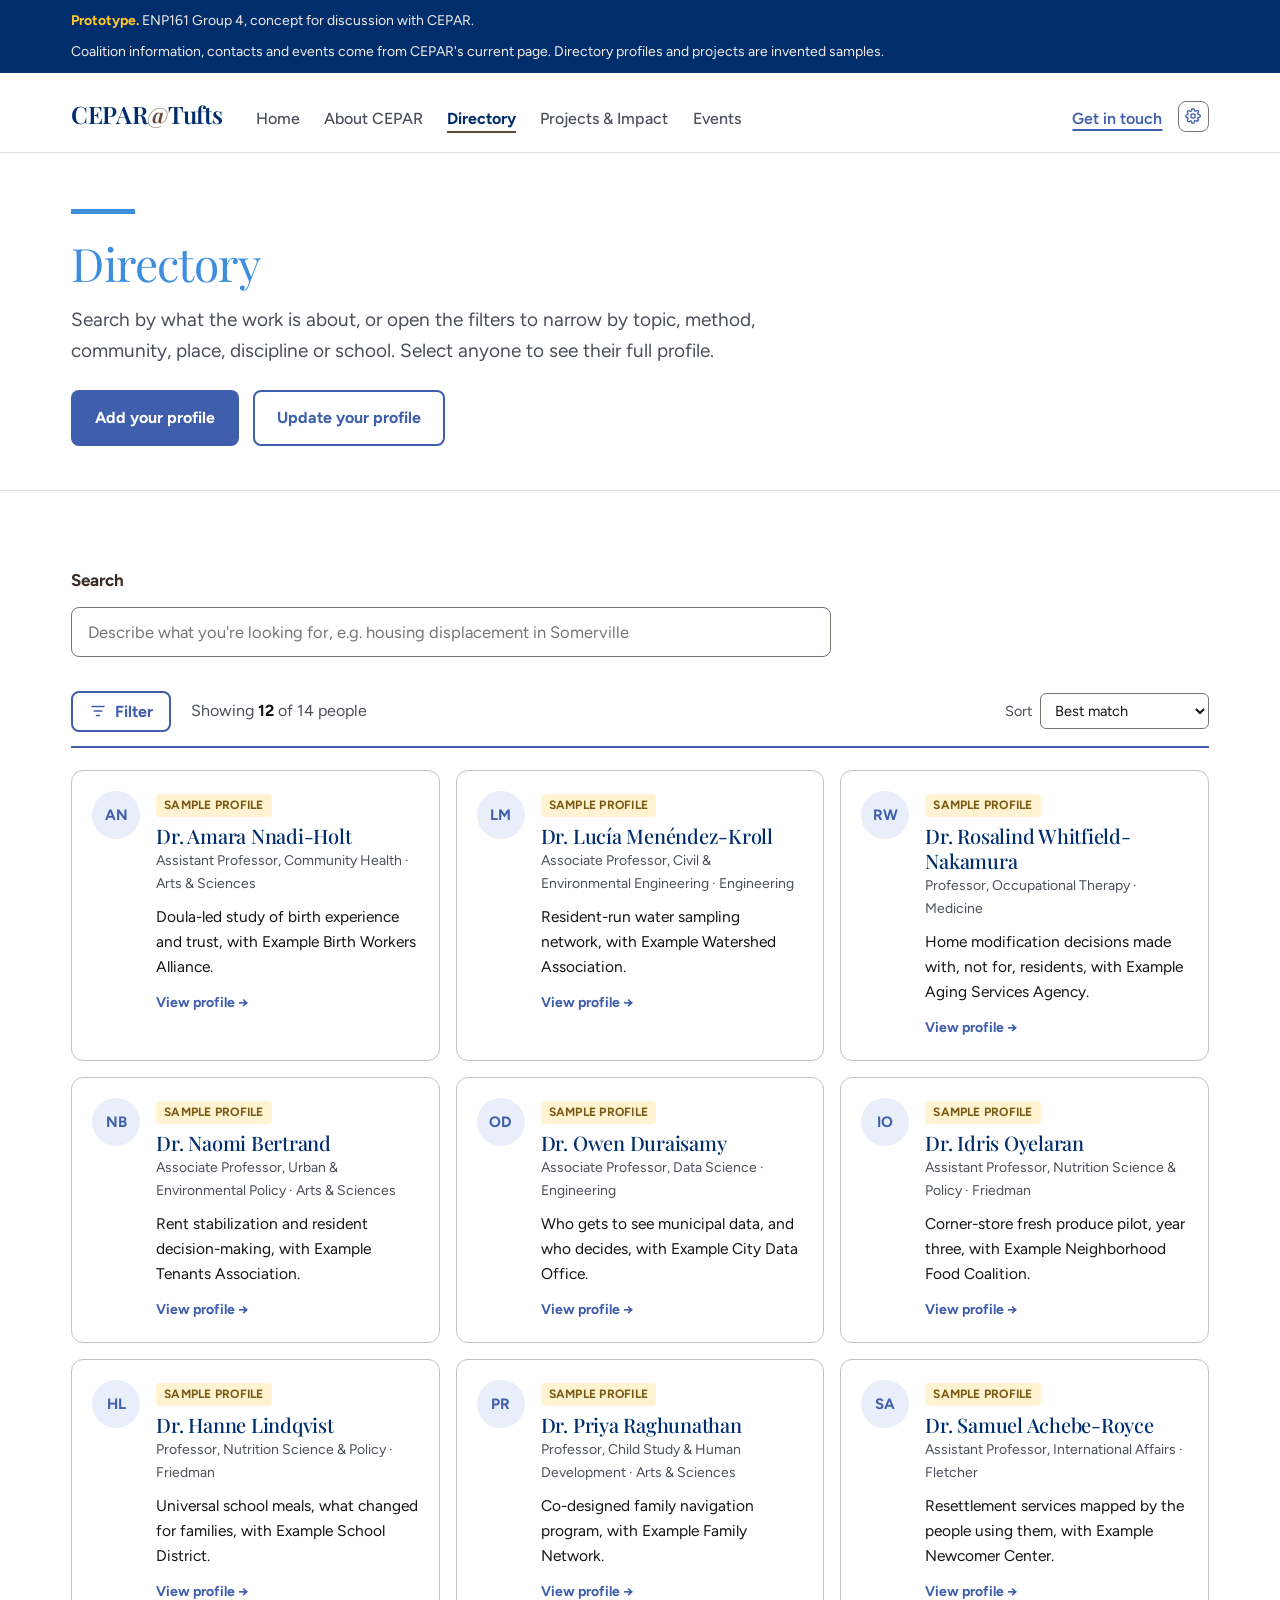
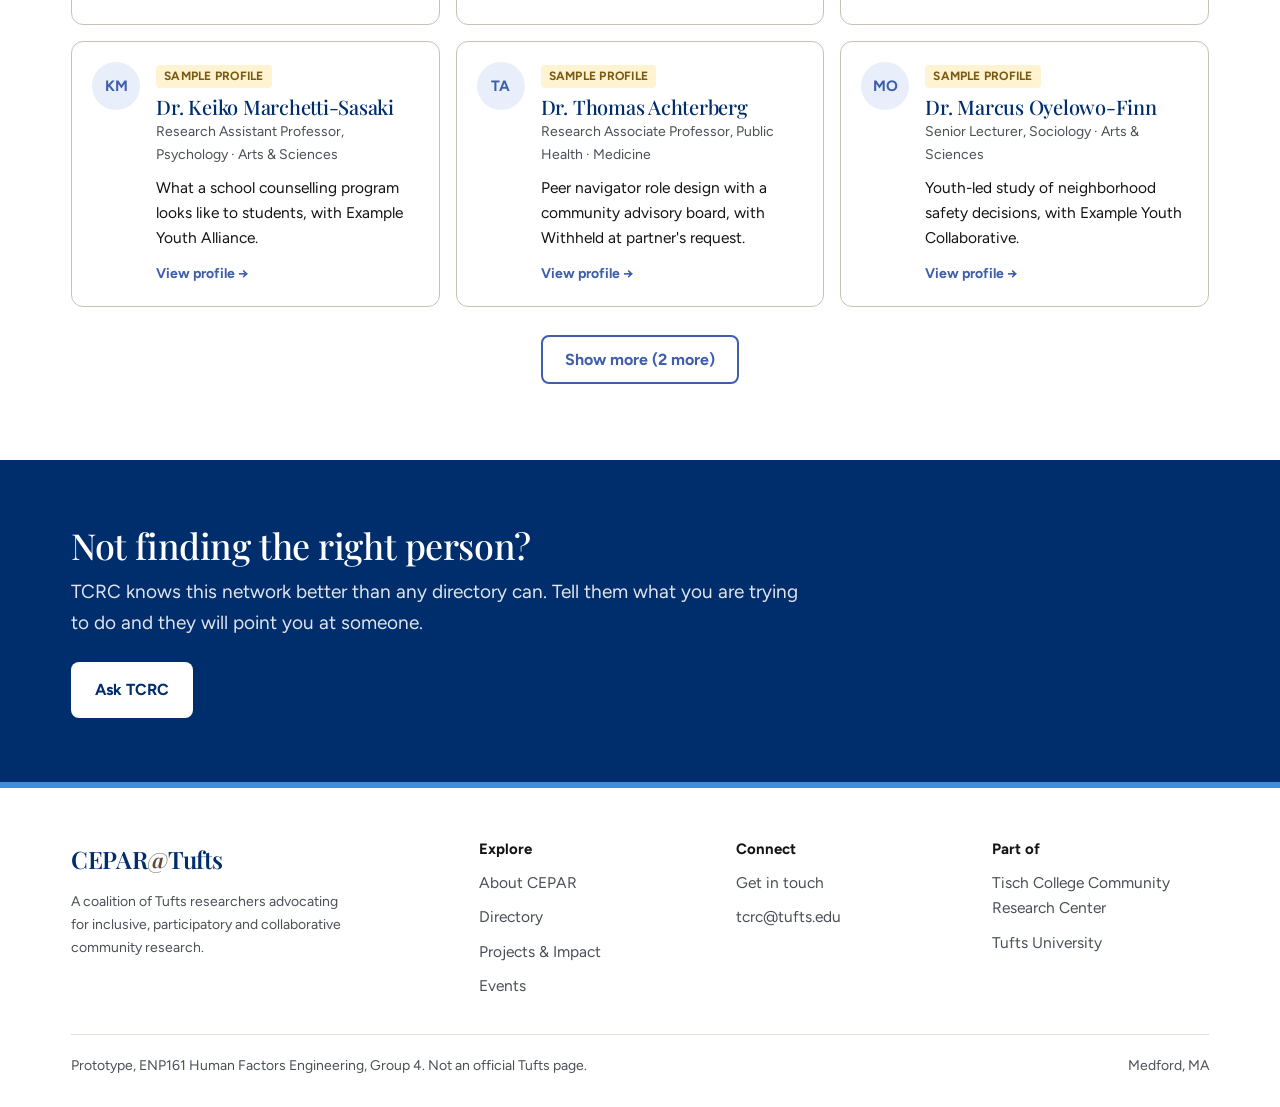
<file: find.html>
<!DOCTYPE html>
<html lang="en">
<head>
<meta charset="UTF-8">
<meta name="viewport" content="width=device-width, initial-scale=1.0">
<title>Directory | CEPAR at Tufts</title>
<meta name="description" content="Find Tufts faculty and staff doing community-engaged participatory research by topic, method, community, geography, discipline and school.">
<meta name="robots" content="noindex, nofollow">
<link rel="preconnect" href="https://fonts.googleapis.com">
<link href="https://fonts.googleapis.com/css2?family=Playfair+Display:ital,wght@0,400;0,500;0,600;1,500&amp;family=Figtree:wght@400;500;600;700&amp;display=swap" rel="stylesheet">
<link rel="stylesheet" href="css/style.css">
<script>
/* Display settings are applied here, before the first paint, rather than
   in a11y.js at the end of the body. Anything later and every page load
   flashes the light theme before dark mode arrives. */
try{var s=JSON.parse(localStorage.getItem("cepar-display"))||{},r=document.documentElement;
if(s.text)r.setAttribute("data-text","large");
if(s.contrast)r.setAttribute("data-contrast","high");
if(s.motion)r.setAttribute("data-motion","reduce");
if(s.theme)r.setAttribute("data-theme","dark");}catch(e){}
</script>

</head>
<body>

<a href="#main" class="skip-link">Skip to main content</a>


<div class="proto-bar">
  <div class="container">
    <span><b>Prototype.</b> ENP161 Group 4, concept for discussion with CEPAR.</span>
    <span>Coalition information, contacts and events come from CEPAR's current page. Directory profiles and projects are invented samples.</span>
  </div>
</div>

<header class="site-header">
  <div class="container nav">
    <a href="index.html" class="nav__logo"><span class="wordmark">CEPAR<span class="at">@</span>Tufts</span></a>
    <nav>
      <ul class="nav__links">
        <li><a href="index.html">Home</a></li>
        <li><a href="about.html">About CEPAR</a></li>
        <li><a href="find.html" class="active">Directory</a></li>
        <li><a href="work.html">Projects &amp; Impact</a></li>
        <li><a href="events.html">Events</a></li>
        <li class="nav__mobile-contact"><a href="contact.html">Get in touch</a></li>
        <li class="nav__mobile-settings"><button class="nav__settings" type="button" aria-expanded="false" aria-controls="a11y-panel">Settings</button></li>
      </ul>
    </nav>
    <div class="nav__cta">
      <a href="contact.html" class="btn">Get in touch</a>
      <div class="a11y">
        <button class="nav__gear" id="a11y-gear" type="button" aria-expanded="false" aria-controls="a11y-panel" aria-label="Display settings" title="Display settings">
          <svg viewBox="0 0 24 24" fill="none" stroke="currentColor" stroke-width="2" stroke-linecap="round" stroke-linejoin="round" aria-hidden="true" focusable="false"><circle cx="12" cy="12" r="3.2"/><path d="M19.2 14.6a1.6 1.6 0 0 0 .32 1.77l.06.06a2 2 0 1 1-2.83 2.83l-.06-.06a1.6 1.6 0 0 0-1.77-.32 1.6 1.6 0 0 0-.97 1.47V21a2 2 0 1 1-4 0v-.09a1.6 1.6 0 0 0-1.05-1.47 1.6 1.6 0 0 0-1.77.32l-.06.06a2 2 0 1 1-2.83-2.83l.06-.06a1.6 1.6 0 0 0 .32-1.77 1.6 1.6 0 0 0-1.47-.97H3a2 2 0 1 1 0-4h.09a1.6 1.6 0 0 0 1.47-1.05 1.6 1.6 0 0 0-.32-1.77l-.06-.06a2 2 0 1 1 2.83-2.83l.06.06a1.6 1.6 0 0 0 1.77.32H9a1.6 1.6 0 0 0 .97-1.47V3a2 2 0 1 1 4 0v.09a1.6 1.6 0 0 0 .97 1.47 1.6 1.6 0 0 0 1.77-.32l.06-.06a2 2 0 1 1 2.83 2.83l-.06.06a1.6 1.6 0 0 0-.32 1.77V9a1.6 1.6 0 0 0 1.47.97H21a2 2 0 1 1 0 4h-.09a1.6 1.6 0 0 0-1.47.97z"/></svg>
        </button>
        <div class="a11y__panel" id="a11y-panel" role="group" aria-labelledby="a11y-title" hidden>
          <p class="a11y__title" id="a11y-title">Display settings</p>
          <p class="a11y__note">Saved on this device and applied to every page here.</p>
          <button type="button" class="a11y__row" role="switch" aria-checked="false" data-setting="text">
            <span><span class="lbl">Larger text</span><span class="desc">Bumps the page to an 18px base</span></span>
            <span class="a11y__switch" aria-hidden="true"></span>
          </button>
          <button type="button" class="a11y__row" role="switch" aria-checked="false" data-setting="contrast">
            <span><span class="lbl">High contrast</span><span class="desc">Stronger borders and text</span></span>
            <span class="a11y__switch" aria-hidden="true"></span>
          </button>
          <button type="button" class="a11y__row" role="switch" aria-checked="false" data-setting="motion">
            <span><span class="lbl">Reduce motion</span><span class="desc">Minimizes animations</span></span>
            <span class="a11y__switch" aria-hidden="true"></span>
          </button>
          <button type="button" class="a11y__row" role="switch" aria-checked="false" data-setting="theme">
            <span><span class="lbl">Dark mode</span><span class="desc">Easier on the eyes at night</span></span>
            <span class="a11y__switch" aria-hidden="true"></span>
          </button>
          <button type="button" class="a11y__reset">Reset to defaults</button>
        </div>
      </div>
      <button class="nav__toggle" aria-label="Toggle menu" aria-expanded="false"><span></span><span></span><span></span></button>
    </div>
  </div>
</header>

<main id="main">

<section class="page-head">
  <div class="container">
    <div class="frontdoor__mark"></div>
    <h1>Directory</h1>
    <p class="lede">Search by what the work is about, or open the filters to narrow by topic, method, community, place, discipline or school. Select anyone to see their full profile.</p>
    <div class="btn-row" style="margin-top:24px;">
      <a href="add-profile.html" class="btn btn--primary">Add your profile</a>
      <a href="add-profile.html?mode=edit" class="btn btn--outline">Update your profile</a>
    </div>
  </div>
</section>

<section class="section" id="directory" data-toc="Directory">
  <div class="container">

    <div class="searchbar">
      <label for="q" class="eyebrow">Search</label>
      <input id="q" type="search" placeholder="Describe what you're looking for, e.g. housing displacement in Somerville">
    </div>

    <noscript>
      <div class="ledger" style="margin:0 0 34px;">
        <h2>The directory needs JavaScript</h2>
        <p style="margin:0;">JavaScript is turned off in your browser, so the directory can't load. <a href="mailto:tcrc@tufts.edu" class="reset-link">Write to TCRC</a> and describe who you're looking for.</p>
      </div>
    </noscript>

    <div class="toolbar">
      <button type="button" class="btn btn--outline filter-btn" id="filter-toggle" aria-expanded="false" aria-controls="filter-panel">
        <svg viewBox="0 0 24 24" width="18" height="18" fill="none" stroke="currentColor" stroke-width="2" stroke-linecap="round" aria-hidden="true" focusable="false"><path d="M4 6h16M7 12h10M10 18h4"/></svg>
        Filter <span class="filter-n" id="filter-n" hidden></span>
      </button>
      <p class="count" id="count" role="status">Loading the directory</p>
      <label for="sort" class="sortlbl">Sort
        <select id="sort">
          <option value="relevance">Best match</option>
          <option value="recent">Recently confirmed</option>
          <option value="az">A–Z by last name</option>
        </select>
      </label>
    </div>

    <div class="filter-panel" id="filter-panel" role="region" aria-label="Filters" hidden>
      <div class="filter-panel__head">
        <h2>Filter the directory</h2>
        <p>Pick as many as you like. Numbers show how many people match.</p>
      </div>
      <div class="filter-panel__groups" id="facets"></div>
      <div class="filter-panel__foot">
        <button type="button" class="reset-link as-btn" id="filter-clear">Clear all filters</button>
        <button type="button" class="btn btn--primary" id="filter-done">Done</button>
      </div>
    </div>

    <div class="pills" id="pills" hidden></div>

    <div class="pgrid" id="results"></div>
    <div class="more-row">
      <button type="button" class="btn btn--outline" id="more" hidden>Show more</button>
    </div>

  </div>
</section>

<section class="cta-divider">
  <div class="container">
    <h2>Not finding the right person?</h2>
    <p class="lede" style="max-width:62ch;">TCRC knows this network better than any directory can. Tell them what you are trying to do and they will point you at someone.</p>
    <div class="btn-row" style="margin-top:24px;">
      <a href="mailto:tcrc@tufts.edu" class="btn btn--primary">Ask TCRC</a>
    </div>
  </div>
</section>

</main>

<footer class="site-footer">
  <div class="container">
    <div class="footer-grid">
      <div>
        <div class="footer-logo"><span class="wordmark">CEPAR<span class="at">@</span>Tufts</span></div>
        <p style="font-size:14px; max-width:280px;">A coalition of Tufts researchers advocating for inclusive, participatory and collaborative community research.</p>
      </div>
      <div>
        <h2>Explore</h2>
        <ul>
          <li><a href="about.html">About CEPAR</a></li>
          <li><a href="find.html">Directory</a></li>
          <li><a href="work.html">Projects &amp; Impact</a></li>
          <li><a href="events.html">Events</a></li>
        </ul>
      </div>
      <div>
        <h2>Connect</h2>
        <ul>
          <li><a href="contact.html">Get in touch</a></li>
          <li><a href="mailto:tcrc@tufts.edu">tcrc@tufts.edu</a></li>
        </ul>
      </div>
      <div>
        <h2>Part of</h2>
        <ul>
          <li>Tisch College Community Research Center</li>
          <li>Tufts University</li>
        </ul>
      </div>
    </div>
    <div class="footer-bottom">
      <span>Prototype, ENP161 Human Factors Engineering, Group 4. Not an official Tufts page.</span>
      <span>Medford, MA</span>
    </div>
  </div>
</footer>

<script src="js/main.js"></script>
<script src="js/a11y.js"></script>
<script src="js/people.js"></script>
<script src="js/find.js"></script>
</body>
</html>
</file>
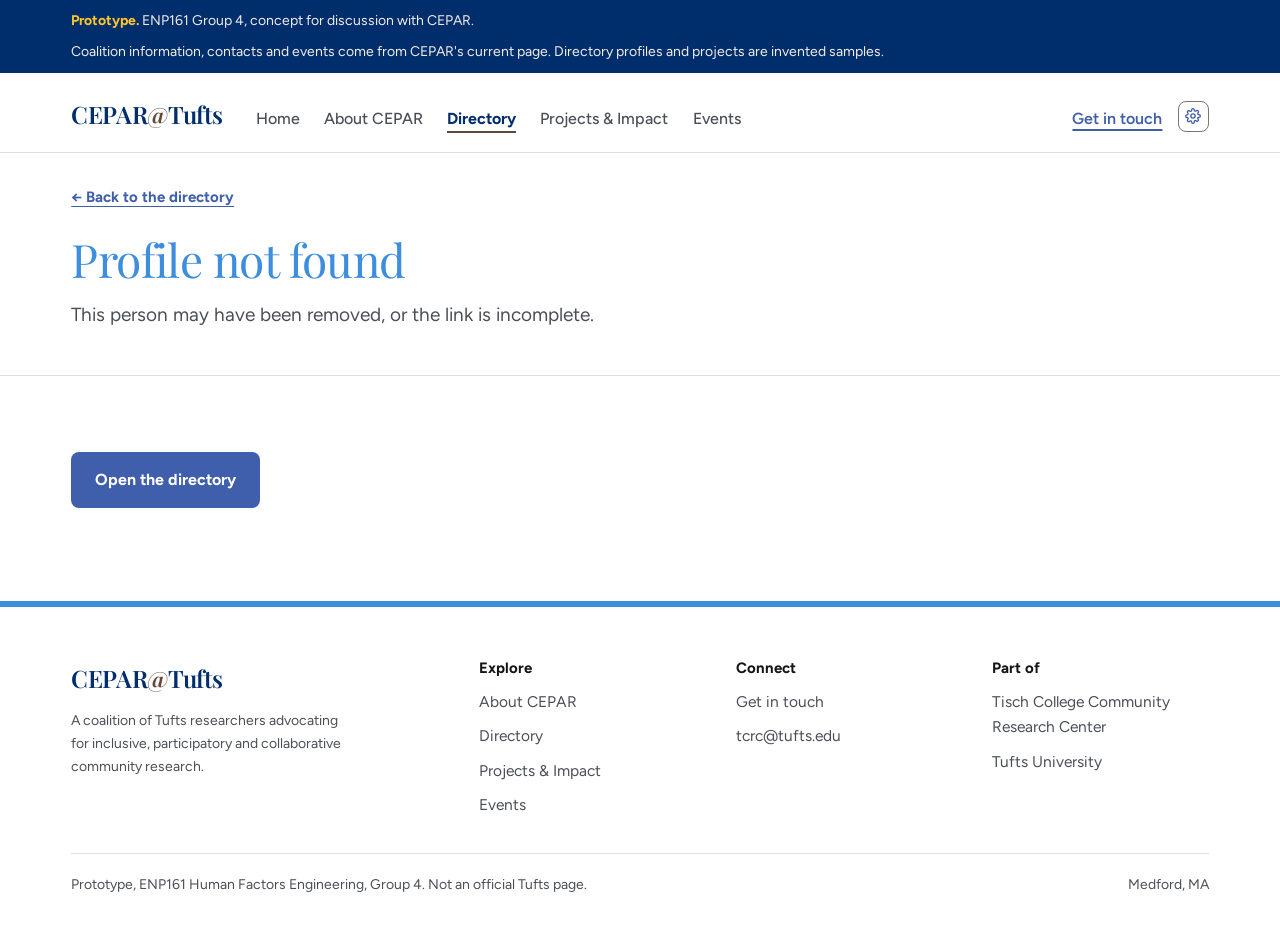
<file: profile.html>
<!DOCTYPE html>
<html lang="en">
<head>
<meta charset="UTF-8">
<meta name="viewport" content="width=device-width, initial-scale=1.0">
<title>Profile | CEPAR at Tufts</title>
<meta name="description" content="A CEPAR@Tufts member profile: their community-engaged research, partners, and how to connect.">
<meta name="robots" content="noindex, nofollow">
<link rel="preconnect" href="https://fonts.googleapis.com">
<link href="https://fonts.googleapis.com/css2?family=Playfair+Display:ital,wght@0,400;0,500;0,600;1,500&amp;family=Figtree:wght@400;500;600;700&amp;display=swap" rel="stylesheet">
<link rel="stylesheet" href="css/style.css">
<script>
/* Display settings are applied here, before the first paint, rather than
   in a11y.js at the end of the body. Anything later and every page load
   flashes the light theme before dark mode arrives. */
try{var s=JSON.parse(localStorage.getItem("cepar-display"))||{},r=document.documentElement;
if(s.text)r.setAttribute("data-text","large");
if(s.contrast)r.setAttribute("data-contrast","high");
if(s.motion)r.setAttribute("data-motion","reduce");
if(s.theme)r.setAttribute("data-theme","dark");}catch(e){}
</script>

</head>
<body>

<a href="#main" class="skip-link">Skip to main content</a>


<div class="proto-bar">
  <div class="container">
    <span><b>Prototype.</b> ENP161 Group 4, concept for discussion with CEPAR.</span>
    <span>Coalition information, contacts and events come from CEPAR's current page. Directory profiles and projects are invented samples.</span>
  </div>
</div>

<header class="site-header">
  <div class="container nav">
    <a href="index.html" class="nav__logo"><span class="wordmark">CEPAR<span class="at">@</span>Tufts</span></a>
    <nav>
      <ul class="nav__links">
        <li><a href="index.html">Home</a></li>
        <li><a href="about.html">About CEPAR</a></li>
        <li><a href="find.html" class="active">Directory</a></li>
        <li><a href="work.html">Projects &amp; Impact</a></li>
        <li><a href="events.html">Events</a></li>
        <li class="nav__mobile-contact"><a href="contact.html">Get in touch</a></li>
        <li class="nav__mobile-settings"><button class="nav__settings" type="button" aria-expanded="false" aria-controls="a11y-panel">Settings</button></li>
      </ul>
    </nav>
    <div class="nav__cta">
      <a href="contact.html" class="btn">Get in touch</a>
      <div class="a11y">
        <button class="nav__gear" id="a11y-gear" type="button" aria-expanded="false" aria-controls="a11y-panel" aria-label="Display settings" title="Display settings">
          <svg viewBox="0 0 24 24" fill="none" stroke="currentColor" stroke-width="2" stroke-linecap="round" stroke-linejoin="round" aria-hidden="true" focusable="false"><circle cx="12" cy="12" r="3.2"/><path d="M19.2 14.6a1.6 1.6 0 0 0 .32 1.77l.06.06a2 2 0 1 1-2.83 2.83l-.06-.06a1.6 1.6 0 0 0-1.77-.32 1.6 1.6 0 0 0-.97 1.47V21a2 2 0 1 1-4 0v-.09a1.6 1.6 0 0 0-1.05-1.47 1.6 1.6 0 0 0-1.77.32l-.06.06a2 2 0 1 1-2.83-2.83l.06-.06a1.6 1.6 0 0 0 .32-1.77 1.6 1.6 0 0 0-1.47-.97H3a2 2 0 1 1 0-4h.09a1.6 1.6 0 0 0 1.47-1.05 1.6 1.6 0 0 0-.32-1.77l-.06-.06a2 2 0 1 1 2.83-2.83l.06.06a1.6 1.6 0 0 0 1.77.32H9a1.6 1.6 0 0 0 .97-1.47V3a2 2 0 1 1 4 0v.09a1.6 1.6 0 0 0 .97 1.47 1.6 1.6 0 0 0 1.77-.32l.06-.06a2 2 0 1 1 2.83 2.83l-.06.06a1.6 1.6 0 0 0-.32 1.77V9a1.6 1.6 0 0 0 1.47.97H21a2 2 0 1 1 0 4h-.09a1.6 1.6 0 0 0-1.47.97z"/></svg>
        </button>
        <div class="a11y__panel" id="a11y-panel" role="group" aria-labelledby="a11y-title" hidden>
          <p class="a11y__title" id="a11y-title">Display settings</p>
          <p class="a11y__note">Saved on this device and applied to every page here.</p>
          <button type="button" class="a11y__row" role="switch" aria-checked="false" data-setting="text">
            <span><span class="lbl">Larger text</span><span class="desc">Bumps the page to an 18px base</span></span>
            <span class="a11y__switch" aria-hidden="true"></span>
          </button>
          <button type="button" class="a11y__row" role="switch" aria-checked="false" data-setting="contrast">
            <span><span class="lbl">High contrast</span><span class="desc">Stronger borders and text</span></span>
            <span class="a11y__switch" aria-hidden="true"></span>
          </button>
          <button type="button" class="a11y__row" role="switch" aria-checked="false" data-setting="motion">
            <span><span class="lbl">Reduce motion</span><span class="desc">Minimizes animations</span></span>
            <span class="a11y__switch" aria-hidden="true"></span>
          </button>
          <button type="button" class="a11y__row" role="switch" aria-checked="false" data-setting="theme">
            <span><span class="lbl">Dark mode</span><span class="desc">Easier on the eyes at night</span></span>
            <span class="a11y__switch" aria-hidden="true"></span>
          </button>
          <button type="button" class="a11y__reset">Reset to defaults</button>
        </div>
      </div>
      <button class="nav__toggle" aria-label="Toggle menu" aria-expanded="false"><span></span><span></span><span></span></button>
    </div>
  </div>
</header>

<main id="main">

<section class="page-head page-head--profile">
  <div class="container">
    <p class="crumb"><a href="find.html" class="reset-link">← Back to the directory</a></p>
    <div id="profile-head"><p class="lede">Loading profile…</p></div>
  </div>
</section>

<section class="section">
  <div class="container split">
    <div class="read" id="profile-body"></div>
    <aside class="rail" aria-label="Related" id="profile-rail"></aside>
  </div>
</section>

</main>

<footer class="site-footer">
  <div class="container">
    <div class="footer-grid">
      <div>
        <div class="footer-logo"><span class="wordmark">CEPAR<span class="at">@</span>Tufts</span></div>
        <p style="font-size:14px; max-width:280px;">A coalition of Tufts researchers advocating for inclusive, participatory and collaborative community research.</p>
      </div>
      <div>
        <h2>Explore</h2>
        <ul>
          <li><a href="about.html">About CEPAR</a></li>
          <li><a href="find.html">Directory</a></li>
          <li><a href="work.html">Projects &amp; Impact</a></li>
          <li><a href="events.html">Events</a></li>
        </ul>
      </div>
      <div>
        <h2>Connect</h2>
        <ul>
          <li><a href="contact.html">Get in touch</a></li>
          <li><a href="mailto:tcrc@tufts.edu">tcrc@tufts.edu</a></li>
        </ul>
      </div>
      <div>
        <h2>Part of</h2>
        <ul>
          <li>Tisch College Community Research Center</li>
          <li>Tufts University</li>
        </ul>
      </div>
    </div>
    <div class="footer-bottom">
      <span>Prototype, ENP161 Human Factors Engineering, Group 4. Not an official Tufts page.</span>
      <span>Medford, MA</span>
    </div>
  </div>
</footer>

<script src="js/main.js"></script>
<script src="js/a11y.js"></script>
<script src="js/people.js"></script>
<script src="js/profile.js"></script>
</body>
</html>
</file>
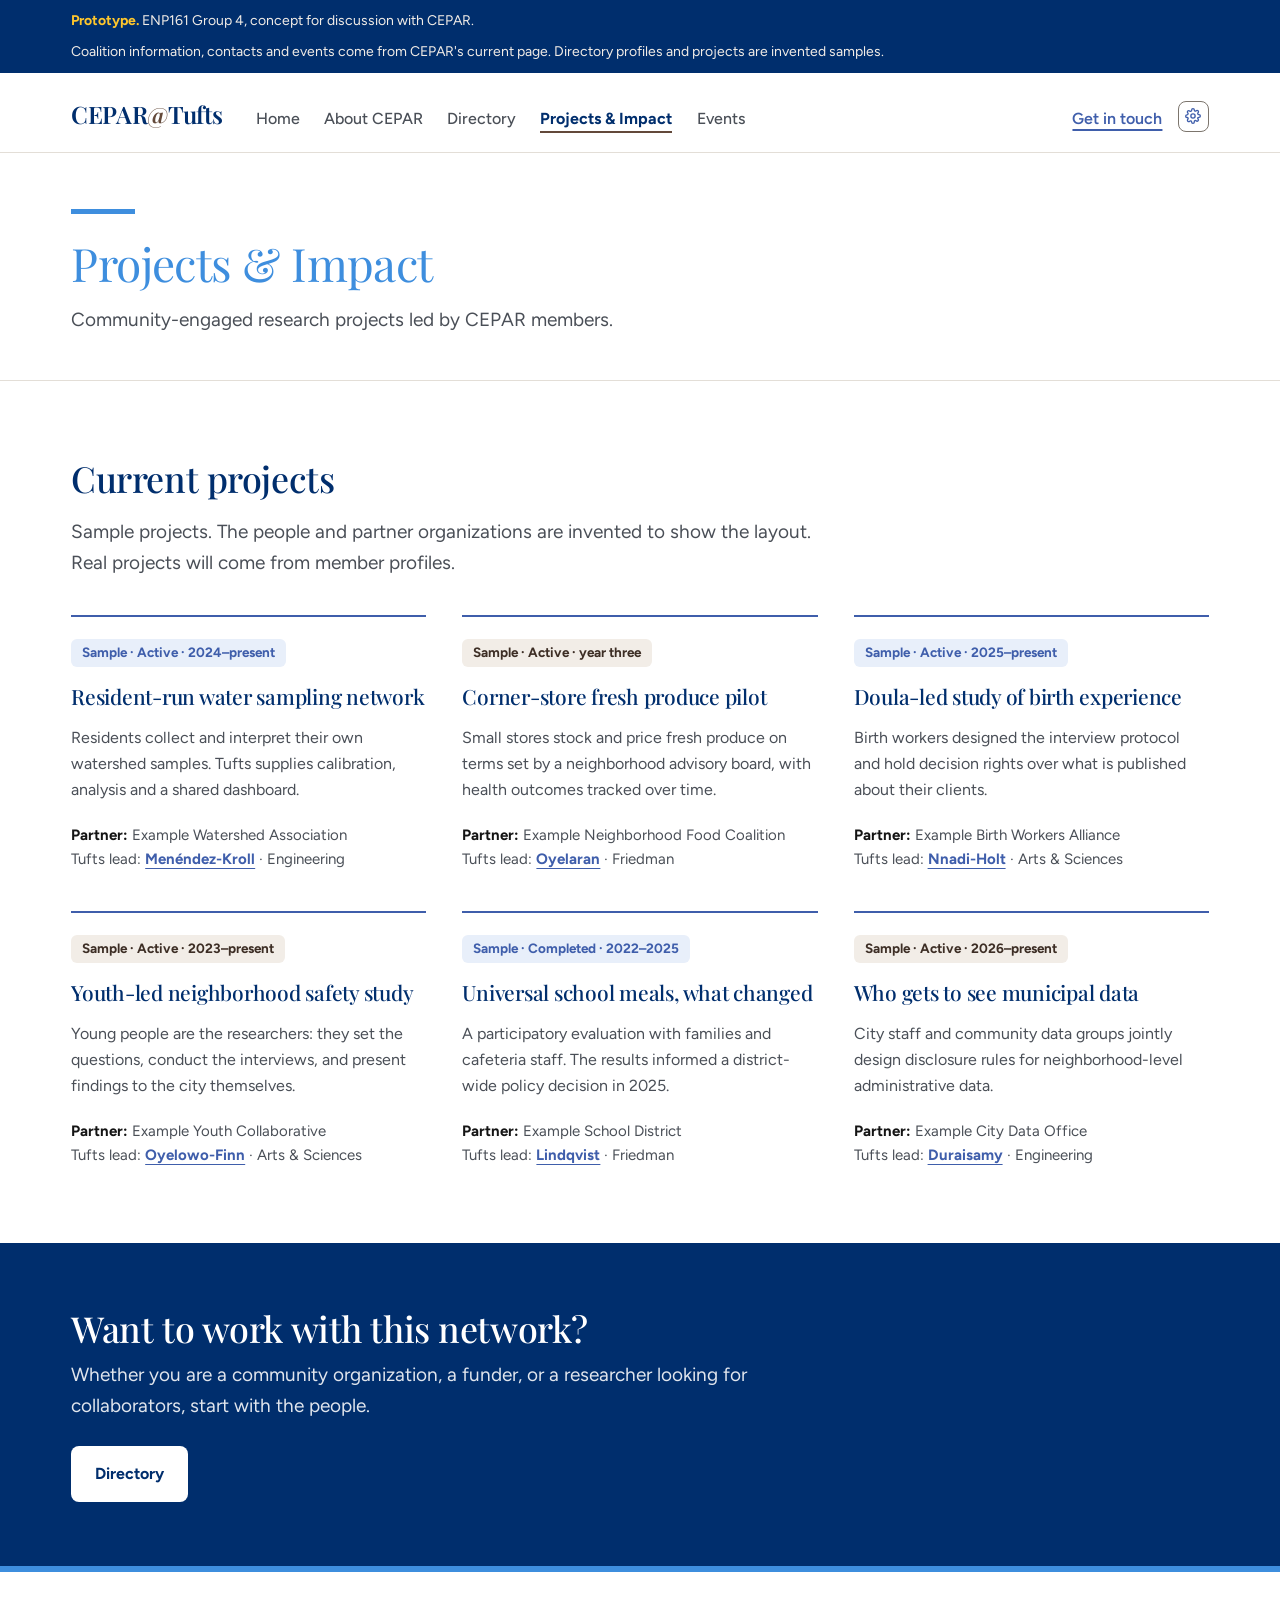
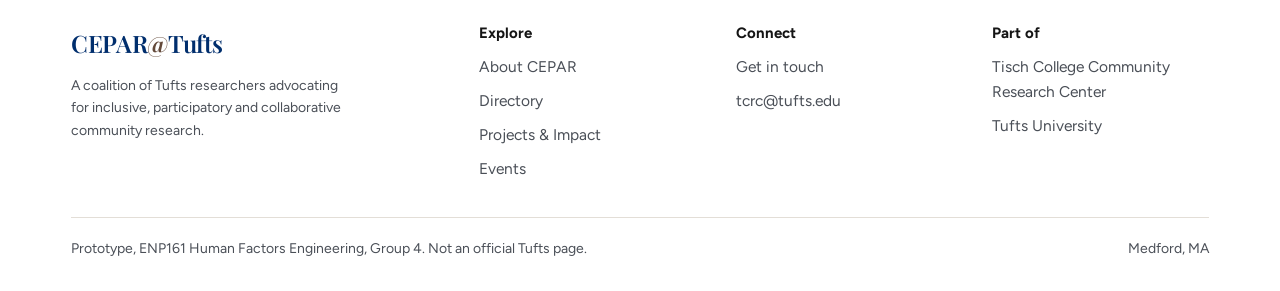
<file: work.html>
<!DOCTYPE html>
<html lang="en">
<head>
<meta charset="UTF-8">
<meta name="viewport" content="width=device-width, initial-scale=1.0">
<title>Projects &amp; Impact | CEPAR at Tufts</title>
<meta name="description" content="Current community-engaged research projects at Tufts and the longer history behind them, partnerships, evaluations and changes they produced.">
<meta name="robots" content="noindex, nofollow">
<link rel="preconnect" href="https://fonts.googleapis.com">
<link href="https://fonts.googleapis.com/css2?family=Playfair+Display:ital,wght@0,400;0,500;0,600;1,500&amp;family=Figtree:wght@400;500;600;700&amp;display=swap" rel="stylesheet">
<link rel="stylesheet" href="css/style.css">
<script>
/* Display settings are applied here, before the first paint, rather than
   in a11y.js at the end of the body. Anything later and every page load
   flashes the light theme before dark mode arrives. */
try{var s=JSON.parse(localStorage.getItem("cepar-display"))||{},r=document.documentElement;
if(s.text)r.setAttribute("data-text","large");
if(s.contrast)r.setAttribute("data-contrast","high");
if(s.motion)r.setAttribute("data-motion","reduce");
if(s.theme)r.setAttribute("data-theme","dark");}catch(e){}
</script>

</head>
<body>

<a href="#main" class="skip-link">Skip to main content</a>


<div class="proto-bar">
  <div class="container">
    <span><b>Prototype.</b> ENP161 Group 4, concept for discussion with CEPAR.</span>
    <span>Coalition information, contacts and events come from CEPAR's current page. Directory profiles and projects are invented samples.</span>
  </div>
</div>

<header class="site-header">
  <div class="container nav">
    <a href="index.html" class="nav__logo"><span class="wordmark">CEPAR<span class="at">@</span>Tufts</span></a>
    <nav>
      <ul class="nav__links">
        <li><a href="index.html">Home</a></li>
        <li><a href="about.html">About CEPAR</a></li>
        <li><a href="find.html">Directory</a></li>
        <li><a href="work.html" class="active">Projects &amp; Impact</a></li>
        <li><a href="events.html">Events</a></li>
        <li class="nav__mobile-contact"><a href="contact.html">Get in touch</a></li>
        <li class="nav__mobile-settings"><button class="nav__settings" type="button" aria-expanded="false" aria-controls="a11y-panel">Settings</button></li>
      </ul>
    </nav>
    <div class="nav__cta">
      <a href="contact.html" class="btn">Get in touch</a>
      <div class="a11y">
        <button class="nav__gear" id="a11y-gear" type="button" aria-expanded="false" aria-controls="a11y-panel" aria-label="Display settings" title="Display settings">
          <svg viewBox="0 0 24 24" fill="none" stroke="currentColor" stroke-width="2" stroke-linecap="round" stroke-linejoin="round" aria-hidden="true" focusable="false"><circle cx="12" cy="12" r="3.2"/><path d="M19.2 14.6a1.6 1.6 0 0 0 .32 1.77l.06.06a2 2 0 1 1-2.83 2.83l-.06-.06a1.6 1.6 0 0 0-1.77-.32 1.6 1.6 0 0 0-.97 1.47V21a2 2 0 1 1-4 0v-.09a1.6 1.6 0 0 0-1.05-1.47 1.6 1.6 0 0 0-1.77.32l-.06.06a2 2 0 1 1-2.83-2.83l.06-.06a1.6 1.6 0 0 0 .32-1.77 1.6 1.6 0 0 0-1.47-.97H3a2 2 0 1 1 0-4h.09a1.6 1.6 0 0 0 1.47-1.05 1.6 1.6 0 0 0-.32-1.77l-.06-.06a2 2 0 1 1 2.83-2.83l.06.06a1.6 1.6 0 0 0 1.77.32H9a1.6 1.6 0 0 0 .97-1.47V3a2 2 0 1 1 4 0v.09a1.6 1.6 0 0 0 .97 1.47 1.6 1.6 0 0 0 1.77-.32l.06-.06a2 2 0 1 1 2.83 2.83l-.06.06a1.6 1.6 0 0 0-.32 1.77V9a1.6 1.6 0 0 0 1.47.97H21a2 2 0 1 1 0 4h-.09a1.6 1.6 0 0 0-1.47.97z"/></svg>
        </button>
        <div class="a11y__panel" id="a11y-panel" role="group" aria-labelledby="a11y-title" hidden>
          <p class="a11y__title" id="a11y-title">Display settings</p>
          <p class="a11y__note">Saved on this device and applied to every page here.</p>
          <button type="button" class="a11y__row" role="switch" aria-checked="false" data-setting="text">
            <span><span class="lbl">Larger text</span><span class="desc">Bumps the page to an 18px base</span></span>
            <span class="a11y__switch" aria-hidden="true"></span>
          </button>
          <button type="button" class="a11y__row" role="switch" aria-checked="false" data-setting="contrast">
            <span><span class="lbl">High contrast</span><span class="desc">Stronger borders and text</span></span>
            <span class="a11y__switch" aria-hidden="true"></span>
          </button>
          <button type="button" class="a11y__row" role="switch" aria-checked="false" data-setting="motion">
            <span><span class="lbl">Reduce motion</span><span class="desc">Minimizes animations</span></span>
            <span class="a11y__switch" aria-hidden="true"></span>
          </button>
          <button type="button" class="a11y__row" role="switch" aria-checked="false" data-setting="theme">
            <span><span class="lbl">Dark mode</span><span class="desc">Easier on the eyes at night</span></span>
            <span class="a11y__switch" aria-hidden="true"></span>
          </button>
          <button type="button" class="a11y__reset">Reset to defaults</button>
        </div>
      </div>
      <button class="nav__toggle" aria-label="Toggle menu" aria-expanded="false"><span></span><span></span><span></span></button>
    </div>
  </div>
</header>

<main id="main">

<section class="page-head">
  <div class="container">
    <div class="frontdoor__mark"></div>
    <h1>Projects &amp; Impact</h1>
    <p class="lede">Community-engaged research projects led by CEPAR members.</p>
  </div>
</section>

<section class="section" id="current" data-toc="Current Work">
  <div class="container">
    <div style="margin-bottom:36px;">
      <h2>Current projects</h2>
      <p class="lede">Sample projects. The people and partner organizations are invented to show the layout. Real projects will come from member profiles.</p>
    </div>

    <div class="grid-3">
      <div class="project">
        <span class="pill">Sample · Active · 2024–present</span>
        <h3>Resident-run water sampling network</h3>
        <p>Residents collect and interpret their own watershed samples. Tufts supplies calibration, analysis and a shared dashboard.</p>
        <p class="partner"><b>Partner:</b> Example Watershed Association<br>Tufts lead: <a href="profile.html?id=lucia-menendez-kroll" class="reset-link">Menéndez-Kroll</a> · Engineering</p>
      </div>
      <div class="project">
        <span class="pill clay">Sample · Active · year three</span>
        <h3>Corner-store fresh produce pilot</h3>
        <p>Small stores stock and price fresh produce on terms set by a neighborhood advisory board, with health outcomes tracked over time.</p>
        <p class="partner"><b>Partner:</b> Example Neighborhood Food Coalition<br>Tufts lead: <a href="profile.html?id=idris-oyelaran" class="reset-link">Oyelaran</a> · Friedman</p>
      </div>
      <div class="project">
        <span class="pill">Sample · Active · 2025–present</span>
        <h3>Doula-led study of birth experience</h3>
        <p>Birth workers designed the interview protocol and hold decision rights over what is published about their clients.</p>
        <p class="partner"><b>Partner:</b> Example Birth Workers Alliance<br>Tufts lead: <a href="profile.html?id=amara-nnadi-holt" class="reset-link">Nnadi-Holt</a> · Arts &amp; Sciences</p>
      </div>
      <div class="project">
        <span class="pill clay">Sample · Active · 2023–present</span>
        <h3>Youth-led neighborhood safety study</h3>
        <p>Young people are the researchers: they set the questions, conduct the interviews, and present findings to the city themselves.</p>
        <p class="partner"><b>Partner:</b> Example Youth Collaborative<br>Tufts lead: <a href="profile.html?id=marcus-oyelowo-finn" class="reset-link">Oyelowo-Finn</a> · Arts &amp; Sciences</p>
      </div>
      <div class="project">
        <span class="pill">Sample · Completed · 2022–2025</span>
        <h3>Universal school meals, what changed</h3>
        <p>A participatory evaluation with families and cafeteria staff. The results informed a district-wide policy decision in 2025.</p>
        <p class="partner"><b>Partner:</b> Example School District<br>Tufts lead: <a href="profile.html?id=hanne-lindqvist" class="reset-link">Lindqvist</a> · Friedman</p>
      </div>
      <div class="project">
        <span class="pill clay">Sample · Active · 2026–present</span>
        <h3>Who gets to see municipal data</h3>
        <p>City staff and community data groups jointly design disclosure rules for neighborhood-level administrative data.</p>
        <p class="partner"><b>Partner:</b> Example City Data Office<br>Tufts lead: <a href="profile.html?id=owen-duraisamy" class="reset-link">Duraisamy</a> · Engineering</p>
      </div>
    </div>
  </div>
</section>

<section class="cta-divider">
  <div class="container">
    <h2>Want to work with this network?</h2>
    <p class="lede" style="max-width:62ch;">Whether you are a community organization, a funder, or a researcher looking for collaborators, start with the people.</p>
    <div class="btn-row" style="margin-top:24px;">
      <a href="find.html" class="btn btn--primary">Directory</a>
    </div>
  </div>
</section>

</main>

<footer class="site-footer">
  <div class="container">
    <div class="footer-grid">
      <div>
        <div class="footer-logo"><span class="wordmark">CEPAR<span class="at">@</span>Tufts</span></div>
        <p style="font-size:14px; max-width:280px;">A coalition of Tufts researchers advocating for inclusive, participatory and collaborative community research.</p>
      </div>
      <div>
        <h2>Explore</h2>
        <ul>
          <li><a href="about.html">About CEPAR</a></li>
          <li><a href="find.html">Directory</a></li>
          <li><a href="work.html">Projects &amp; Impact</a></li>
          <li><a href="events.html">Events</a></li>
        </ul>
      </div>
      <div>
        <h2>Connect</h2>
        <ul>
          <li><a href="contact.html">Get in touch</a></li>
          <li><a href="mailto:tcrc@tufts.edu">tcrc@tufts.edu</a></li>
        </ul>
      </div>
      <div>
        <h2>Part of</h2>
        <ul>
          <li>Tisch College Community Research Center</li>
          <li>Tufts University</li>
        </ul>
      </div>
    </div>
    <div class="footer-bottom">
      <span>Prototype, ENP161 Human Factors Engineering, Group 4. Not an official Tufts page.</span>
      <span>Medford, MA</span>
    </div>
  </div>
</footer>

<script src="js/main.js"></script>
<script src="js/a11y.js"></script>
</body>
</html>
</file>
<file: css/style.css>
/* ===========================================================
   CEPAR@Tufts - brand system, aligned to the Tufts Brand
   Guidelines (June 2026), "Accessible Color Combinations for the
   Web" and "Typography".

   Token names (pine, clay) are kept from the first version so no
   rule below had to change; their values are now Tufts colours:

     pine        Ballou Blue   #3F5EAB  links, buttons, chips
     pine-deep   Jumbo Blue    #002E6D  headings, hover, closing band
     tufts-blue  Tufts Blue    #3E8EDE  large display text and accent bars
                                        only: 3.4:1 on white passes AA for
                                        large text, not for body copy
     clay        Tufts Brown   #63493A  eyebrows, accents
     clay-deep   Bessie Brown  #3D2E25
     clay-tint / paper-soft  Candle White #F2EDE7
     proto-accent Beacon Yellow #FFC72C (on Jumbo Blue, 8.4:1)

   Contrast, measured against the surface each colour actually
   sits on (WCAG 2.1 AA needs 4.5:1 for body text, 3:1 for large
   text and for UI boundaries):

     pine        on paper       6.2:1   AA
     pine        on pine-tint   5.3:1   AA
     pine        on paper-soft  5.3:1   AA
     pine-deep   on paper      13.0:1   AAA
     tufts-blue  on paper       3.4:1   AA large text only
     clay        on paper       8.3:1   AAA
     clay-deep   on clay-tint  11.2:1   AAA
     ink         on paper      18.4:1   AAA
     ink-soft    on paper       8.2:1   AAA
     on-pine     on pine        6.2:1   AA
     amber       on amber-tint  5.8:1   AA
     line-control border        4.5:1   AA  (non-text, WCAG 1.4.11)

   Fonts. The brand faces (IvyMode display, Proxima Nova and Meta
   Serif core) are licensed through Adobe Fonts, so each stack names
   the brand face first and falls back to the closest free Google
   font: Playfair Display for IvyMode, Figtree for Proxima Nova. If
   Tufts provides an Adobe Fonts kit, add its <link> to each page and
   the brand faces take over with no other change.

   Never type a raw hex into a page.

   Four display settings live on the <html> element, each set by the
   accessibility panel in the header and remembered in localStorage:

     data-text="large"      base size 16px -> 18px
     data-contrast="high"   softened ink and hairlines resolve to full strength
     data-motion="reduce"   transitions and smooth scrolling off
     data-theme="dark"      the whole palette inverts

   All four work by overriding tokens, never by overriding rules, so a
   new component inherits every setting the moment it is written. That
   is why nothing below this block may contain a literal colour: a raw
   hex is a value that cannot follow the theme, and in dark mode it is
   the thing that breaks. Font sizes are in rem for the same reason,
   plus one of its own - a px size ignores the reader's own browser
   setting, which many people have already changed before arriving.
   =========================================================== */

:root{
  --pine: #3F5EAB;          /* Ballou Blue */
  --pine-deep: #002E6D;     /* Jumbo Blue */
  --pine-tint: #E8EFFA;
  --tufts-blue: #3E8EDE;    /* Tufts Blue - large text and bars only */
  --clay: #63493A;          /* Tufts Brown */
  --clay-deep: #3D2E25;     /* Bessie Brown */
  --clay-tint: #F2EDE7;     /* Candle White */
  --ink: #141414;
  --ink-soft: #4A4F57;
  --paper: #FFFFFF;
  --paper-soft: #F2EDE7;    /* Candle White */
  --menu-bg: #F7F5F2;       /* phone menu: a hair off white */
  --line: #E3DED7;
  --line-strong: #C8C1B8;   /* decorative - card and panel edges */
  --line-control: #7C756D;  /* 4.5:1 against paper - every interactive control's border,
                               which WCAG 1.4.11 needs at 3:1 to be identifiable */
  --amber: #7A5A12;
  --amber-tint: #FFF3D1;

  /* Role tokens. Pine is dark in the light theme and light in the dark
     one, so "white on pine" is only true half the time. Anything sitting
     on a filled surface reads its colour from here instead. */
  --on-pine: #FFFFFF;        /* text and icons on a pine fill */
  --band-bg: var(--pine-deep);    /* the closing band: Jumbo Blue */
  --band-ink: #FFFFFF;
  --band-ink-soft: rgba(255,255,255,.88);
  --band-btn-bg: #FFFFFF;
  --band-btn-ink: var(--pine-deep);
  --band-btn-hover: var(--pine-tint);
  --proto-bg: var(--pine-deep);   /* the prototype notice */
  --proto-ink: #F2EDE7;
  --proto-accent: #FFC72C;        /* Beacon Yellow */
  --shadow: 0 10px 34px rgba(0,46,109,.14);

  --font-display: "ivymode", "IvyMode", "Playfair Display", Georgia, "Times New Roman", serif;
  --font-body: "proxima-nova", "Proxima Nova", "Figtree", -apple-system, BlinkMacSystemFont, "Segoe UI", Helvetica, Arial, sans-serif;

  --radius: 12px;
  --maxw: 1240px;
  --rail: clamp(258px, 26vw, 340px);
  --motion: .14s;            /* every transition reads its duration from here */
}

/* ---- dark, verified the same way the light palette was ----
     ink         on paper       16.5:1   AAA
     ink-soft    on paper        9.8:1   AAA
     pine        on paper        5.4:1   AA   (pine is Tufts Blue itself here)
     pine        on pine-tint    4.8:1   AA
     pine        on paper-soft   5.0:1   AA
     pine-deep   on paper       11.3:1   AAA
     clay        on paper       10.9:1   AAA
     clay-deep   on clay-tint   11.6:1   AAA
     amber       on amber-tint   8.5:1   AAA
     on-pine     on pine         5.4:1   AA
     line-control border         5.4:1   AA  (non-text)
   Headings use pine-deep, so in this theme pine-deep is the lightest
   blue rather than the darkest. The name describes its job on the page,
   not its lightness, which is what lets every heading rule stay as is. */
[data-theme="dark"]{
  --pine: #3E8EDE;
  --pine-deep: #A9CDF2;
  --pine-tint: #0F1F3A;
  --tufts-blue: #7FB4EC;
  --clay: #D8C3B0;
  --clay-deep: #EADBCB;
  --clay-tint: #2A211B;
  --ink: #EEF2F7;
  --ink-soft: #B3BDCC;
  --paper: #0A1322;
  --paper-soft: #101C30;
  --menu-bg: #101C30;
  --line: #1F2B3F;
  --line-strong: #2F3D55;
  --line-control: #7D8BA3;
  --amber: #E2BC5C;
  --amber-tint: #2A2414;

  --on-pine: #0A1322;
  --band-bg: var(--pine-tint);
  --band-ink: var(--ink);
  --band-ink-soft: var(--ink-soft);
  --band-btn-bg: var(--pine-deep);
  --band-btn-ink: #0A1322;
  --band-btn-hover: var(--pine);
  --proto-bg: #07101D;
  --proto-ink: #A9CDF2;
  --proto-accent: #FFC72C;
  --shadow: 0 10px 34px rgba(0,0,0,.55);
  color-scheme: dark;
}

/* High contrast retires the softened values rather than inventing new
   ones: grey body text resolves to full ink, and hairlines drawn at
   1.4:1 for texture resolve to a border you can actually see. */
[data-contrast="high"]{
  --ink-soft: var(--ink);
  --line: var(--line-control);
  --line-strong: var(--line-control);
  --band-ink-soft: var(--band-ink);
}
[data-contrast="high"]:not([data-theme="dark"]){ --line-control: #3F4550; }
[data-contrast="high"][data-theme="dark"]{ --line-control: #C6D0DE; }
[data-contrast="high"] .tag{ border-color: var(--line-control); }
[data-contrast="high"] a{ text-underline-offset: 3px; }
[data-contrast="high"] .read p a, [data-contrast="high"] .person p a{ text-decoration: underline; }

/* 16px -> 18px. Every size on the page is a multiple of this one. */
[data-text="large"]{ font-size: 112.5%; }

*{ box-sizing: border-box; }
html{ scroll-behavior: smooth; }

/* The toggle and the OS preference say the same thing, so they are
   honoured by the same rule. The toggle is here because a browser
   setting is not always reachable on someone else's machine. */
[data-motion="reduce"]{ --motion: 0s; scroll-behavior: auto; }
[data-motion="reduce"] *,
[data-motion="reduce"] *::before,
[data-motion="reduce"] *::after{
  transition-duration: 0s !important;
  animation-duration: 0s !important;
  animation-iteration-count: 1 !important;
  scroll-behavior: auto !important;
}
@media (prefers-reduced-motion: reduce){
  html{ scroll-behavior: auto; }
  :root{ --motion: 0s; }
}
html, body{ overflow-x: hidden; max-width: 100%; }
body{
  margin:0;
  font-family: var(--font-body);
  color: var(--ink);
  background: var(--paper);
  line-height: 1.62;
  overflow-wrap: break-word;
  -webkit-font-smoothing: antialiased;
}
img{ max-width:100%; display:block; }
a{ color: inherit; text-decoration: none; }

h1,h2,h3{
  font-family: var(--font-display);
  font-weight: 500; letter-spacing: -0.012em; margin: 0 0 .5em; color: var(--pine-deep);
}
h2{ font-size: clamp(1.625rem, 2.8vw, 2.25rem); line-height: 1.2; }
/* Heading level is set by where a heading sits in the document, not by
   how large it should look, so several h2s and h3s below are resized
   down to what their section wants. Subcommittee names, footer columns
   and facet labels were all h4s picked for their size, which left holes
   in the outline that a screen reader reads as missing sections. */
p{ margin: 0 0 1em; }

.container{ max-width: var(--maxw); margin: 0 auto; padding: 0 clamp(22px, 4vw, 52px); }

/* section label - just the word, set large enough to read comfortably.
   An earlier version put a short rule before it; at 14px the rule was
   carrying the emphasis the type should have been carrying itself. */
.eyebrow{
  display:block;
  font-size: 1.0625rem; font-weight: 700; letter-spacing: 0; text-transform: none;
  color: var(--clay-deep); margin-bottom: 12px;
}

.section{ padding: 76px 0; }
.section--tight{ padding: 52px 0; }
.section--soft{ background: var(--paper-soft); }
.center{ text-align:center; }
.lede{ font-size: 1.1875rem; color: var(--ink-soft); max-width: 62ch; }
.center .lede{ margin-left:auto; margin-right:auto; }

/* ---- header: everything grouped left, contact as a plain link ---- */
.site-header{ background: var(--paper); border-bottom: 1px solid var(--line); }
/* The nav does not wrap. It used to, and the failure was ugly and easy
   to miss: the links stayed put while "Get in touch" and the gear dropped
   onto a second line, so the header silently became two rows somewhere
   around 1000px with no breakpoint responsible for it.

   Two changes stop that. The gaps are fluid, so the row tightens from
   44px down to 20px as the window narrows instead of holding its spacing
   until it runs out of room; and nowrap means that if a fallback font
   renders wider than expected, the nav compresses rather than splitting.
   The hamburger then takes over at 1040px, comfortably above the ~1005px
   where the measured content stops fitting. */
.nav{ display:flex; align-items:baseline; justify-content:flex-start; gap: clamp(20px, 2.6vw, 44px); flex-wrap:nowrap; padding-top: 22px; padding-bottom: 18px; }
.nav__logo{ flex-shrink:0; }
.wordmark{ font-family:var(--font-display); font-size: 1.5rem; font-weight: 600; letter-spacing:-.015em; color: var(--pine-deep); white-space:nowrap; }
.wordmark .at{ color: var(--clay); }
.nav__links{ display:flex; align-items:baseline; gap: clamp(16px, 1.9vw, 30px); list-style:none; margin:0; padding:0; min-width:0; }
.nav__links a{ font-size: 1rem; font-weight: 500; color: var(--ink-soft); padding-bottom: 3px; border-bottom: 2px solid transparent; white-space:nowrap; }
.nav__links a:hover{ color: var(--pine); }
.nav__links a.active{ color: var(--pine-deep); font-weight:700; border-color: var(--clay); }
.nav__cta{ margin-left:auto; display:flex; align-items:baseline; gap: clamp(12px, 1.2vw, 18px); flex:none; }
.nav__cta .btn{
  background:none; border:0; padding:0; border-radius:0; color: var(--pine);
  font-size:1rem; font-weight:600; text-transform:none; letter-spacing:0; white-space:nowrap;
  text-decoration: underline; text-underline-offset: 5px; text-decoration-thickness: 1.5px;
}
.nav__cta .btn:hover{ color: var(--clay-deep); }
.nav__cta .btn.active{ color: var(--pine-deep); font-weight:700; text-decoration-thickness:2px; }
.nav__toggle{ display:none; background:none; border:none; cursor:pointer; padding:8px; }
.nav__toggle span{ display:block; width:24px; height:2px; background: var(--pine); margin:5px 0; border-radius:2px; transition: transform var(--motion) ease, opacity var(--motion) ease; }
.nav__toggle.open span:nth-child(1){ transform: translateY(7px) rotate(45deg); }
.nav__toggle.open span:nth-child(2){ opacity:0; }
.nav__toggle.open span:nth-child(3){ transform: translateY(-7px) rotate(-45deg); }
.nav__mobile-contact,
.nav__mobile-settings{ display:none; }

/* The settings trigger inside the collapsed menu. It is a button, not a
   link, so it needs the anchor styling restated; the mobile query below
   gives it the same padding as the links so the two read as one list. */
.nav__settings{
  font-family:inherit; font-size:1rem; font-weight:500; color: var(--ink-soft);
  background:none; border:0; width:100%; text-align:left; cursor:pointer;
}
.nav__settings:hover{ color: var(--pine); }
.nav__settings[aria-expanded="true"]{ color: var(--pine-deep); font-weight:700; }

/* ---- display settings: the gear, and the panel it opens ----
   Above 1040px this is a gear at the right of the header. Below it the
   gear is hidden and the same panel is opened by a "Settings" row at the
   foot of the collapsed menu. That is one extra tap for someone who
   needs larger text, which is a real cost; it buys a header that is a
   wordmark and a hamburger and nothing else, and the row is spelled out
   in words rather than left as an icon to decode. */
.nav__gear{
  display:inline-flex; align-items:center; justify-content:center;
  width:31px; height:31px; flex:none; align-self:center;
  background:none; border:1px solid var(--line-control); border-radius:8px;
  color: var(--pine); cursor:pointer; padding:0;
  transition: background var(--motion) ease, border-color var(--motion) ease, color var(--motion) ease;
}
/* 31px box, 16px glyph. The button reads as a quiet control beside the
   "Get in touch" link rather than competing with it, which is what the
   earlier 38px box did. It is below the 44px touch-target guidance, but
   only on the desktop breakpoint: under 1040px the gear is replaced by a
   full-width "Settings" row in the menu, which clears 44px easily. */
.nav__gear svg{ width:16px; height:16px; }
.nav__gear:hover{ background: var(--pine-tint); border-color: var(--pine); }
.nav__gear[aria-expanded="true"]{ background: var(--pine); border-color: var(--pine); color: var(--on-pine); }

.a11y{ position:relative; display:flex; align-items:center; }
.a11y__panel{
  position:absolute; top: calc(100% + 12px); right:0; z-index:70;
  width: 336px; max-width: calc(100vw - 32px);
  background: var(--paper); border:1px solid var(--line-control);
  border-radius: var(--radius); padding: 18px 18px 14px;
  box-shadow: var(--shadow);
}
.a11y__panel[hidden]{ display:none; }
/* Titled with a <p>, not an <h2>. The panel sits in the header, so a
   real heading here would land above every page's h1 and put a stray
   stop at the top of the screen-reader heading list. aria-labelledby
   gives the group its name without touching the outline. */
.a11y__title{
  font-family:var(--font-body);
  font-size: 1rem; font-weight:700; letter-spacing:0; color: var(--ink); margin:0 0 2px;
}
.a11y__panel .a11y__note{ font-size:0.8125rem; color: var(--ink-soft); margin:0 0 14px; }

.a11y__row{
  display:flex; align-items:flex-start; gap:14px; justify-content:space-between;
  width:100%; text-align:left; font-family:inherit; cursor:pointer;
  background: var(--paper-soft); border:1px solid var(--line);
  border-radius:10px; padding: 11px 13px; margin-bottom:8px;
  transition: border-color var(--motion) ease, background var(--motion) ease;
}
.a11y__row:hover{ border-color: var(--line-control); }
.a11y__row[aria-checked="true"]{ background: var(--pine-tint); border-color: var(--pine); }
.a11y__row .lbl{ display:block; font-size:0.9375rem; font-weight:700; color: var(--ink); }
.a11y__row .desc{ display:block; font-size:0.8125rem; font-weight:400; color: var(--ink-soft); line-height:1.45; }
.a11y__switch{
  flex:none; width:40px; height:23px; border-radius:999px; margin-top:3px;
  background: var(--line-control); position:relative;
  transition: background var(--motion) ease;
}
.a11y__switch::after{
  content:""; position:absolute; top:3px; left:3px; width:17px; height:17px;
  border-radius:50%; background: var(--paper);
  transition: transform var(--motion) ease;
}
.a11y__row[aria-checked="true"] .a11y__switch{ background: var(--pine); }
.a11y__row[aria-checked="true"] .a11y__switch::after{ transform: translateX(17px); }
.a11y__reset{
  font-family:inherit; font-size:0.8125rem; font-weight:700; color: var(--pine);
  background:none; border:0; padding:6px 2px 0; cursor:pointer;
  text-decoration:underline; text-underline-offset:4px;
}
.a11y__reset:hover{ color: var(--clay-deep); }

@media (max-width: 1040px){
  .nav{ position: relative; align-items:center; }
  .nav__toggle{ display:block; }
  .nav__cta .btn{ display:none; }
  .nav__gear{ display:none; }
  .nav__mobile-contact,
  .nav__mobile-settings{ display:block; }
  .nav__links{
    position:absolute; top: calc(100% + 1px); left:0; right:0;
    flex-direction:column; align-items:stretch; gap:0;
    margin:0; padding: 6px 0; background: var(--menu-bg);
    border-bottom:1px solid var(--line); box-shadow: 0 12px 24px rgba(0,46,109,.10);
    display:none; z-index:60;
  }
  .nav__links.open{ display:flex; }
  /* The card is full-bleed, so its left edge sits outside the container
     gutter. The indent therefore has to come from the rows themselves,
     and it is the same clamp the container uses, so menu text lines up
     under the wordmark instead of running to the screen edge. */
  .nav__links a,
  .nav__settings{ display:block; padding: 13px clamp(22px, 4vw, 52px); border-bottom:0; font-size:1.0625rem; }
  .nav__links a.active{ border-bottom:0; }

  /* Settings opens in place of the menu rather than floating off a gear
     that no longer exists at this width. Dropping .a11y out of the
     positioning chain hands the panel to .nav, and repeating the menu's
     own geometry lands it exactly where the list was. */
  .a11y{ position:static; }
  .a11y__panel{
    top: calc(100% + 1px); left:0; right:0; width:auto; max-width:none;
    border-radius:0; border-left:0; border-right:0; border-top:0;
    background: var(--menu-bg); box-shadow: 0 12px 24px rgba(0,46,109,.10);
    padding: 18px clamp(22px, 4vw, 52px) 14px;
  }
}

/* ---- front door: reading column + a rail of boxed links ---- */
.frontdoor{ padding: 64px 0 96px; }
.frontdoor__intro{ max-width: 66ch; margin-bottom: 56px; }
.frontdoor__intro h1{
  font-size: clamp(2.375rem, 5.2vw, 3.875rem); line-height:1.04; margin: 0 0 14px;
  color: var(--tufts-blue); font-weight: 400;
}
.frontdoor__intro .frontdoor__sub{
  font-family:var(--font-display); font-weight:400;
  font-size: clamp(1.375rem, 2.5vw, 1.875rem); line-height:1.28;
  color: var(--pine); margin: 0 0 22px; max-width: 26ch;
}
.frontdoor__intro .frontdoor__sub em{ font-style: italic; color: var(--clay-deep); }
.frontdoor__intro .lede{ font-size: 1.15625rem; max-width: 54ch; }
.frontdoor__mark{ width:64px; height:5px; background: var(--tufts-blue); margin-bottom: 30px; }

.split{ display:grid; grid-template-columns: minmax(0,1fr) var(--rail); gap: 72px; align-items:start; }
@media (max-width: 1000px){ .split{ grid-template-columns: 1fr; gap: 48px; } }

/* the reading column */
.read h2{ margin-bottom: 16px; }
.read .block + .block{ margin-top: 56px; padding-top: 56px; border-top: 1px solid var(--line); }
.read p{ font-size: 1.09375rem; color: var(--ink-soft); max-width: 60ch; }
.read p b, .read p strong{ color: var(--ink); }

/* hanging definition rows - a shape Neoclease has nowhere */
.defs{ margin: 24px 0 0; display:grid; gap: 0; }
.defs__row{ display:grid; grid-template-columns: clamp(120px, 16vw, 168px) minmax(0,1fr); gap: 24px; padding: 16px 0; border-top: 1px solid var(--line); }
.defs__row:last-child{ border-bottom: 1px solid var(--line); }
.defs__term{ font-family:var(--font-display); font-size: 1.3125rem; font-weight:600; color: var(--pine); }
.defs__desc{ font-size: 1.03125rem; color: var(--ink-soft); margin:0; }
@media (max-width: 560px){ .defs__row{ grid-template-columns: 1fr; gap: 4px; } }

/* a plain figure list, not stat tiles */
.facts{ list-style:none; margin: 22px 0 0; padding:0; display:grid; gap: 12px; }
.facts li{ display:grid; grid-template-columns: 44px minmax(0,1fr); gap: 16px; align-items:baseline; font-size:1.03125rem; line-height:1.62; color: var(--ink-soft); }
.facts .fig{ font-family:var(--font-display); font-size: 1.3125rem; font-weight:600; line-height:1.62; color: var(--clay-deep); font-variant-numeric: tabular-nums; }

/* the rail */
.rail{ position: sticky; top: 24px; display:flex; flex-direction:column; gap: 12px; }
@media (max-width: 1000px){ .rail{ position:static; } }
.rail__head{ font-size:0.875rem; font-weight:700; color: var(--ink-soft); margin: 0 0 4px; }
.railbox{
  display:block; background: var(--paper); border: 1px solid var(--line-strong);
  border-left: 4px solid var(--pine); border-radius: var(--radius);
  padding: 18px 20px; transition: background var(--motion) ease, border-left-color var(--motion) ease;
}
.railbox:hover{ background: var(--pine-tint); }
.railbox h3{ font-size: 1.125rem; margin: 0 0 4px; font-family:var(--font-body); font-weight:700; letter-spacing:0; }
.railbox p{ font-size: 0.9375rem; color: var(--ink-soft); margin: 0 0 10px; }
.railbox .go{ font-size: 0.90625rem; font-weight:700; color: var(--pine); }
.railbox--accent{ border-left-color: var(--clay); background: var(--clay-tint); border-color: var(--clay-tint); }
.railbox--accent:hover{ background: var(--clay-tint); border-color: var(--clay); }
.railbox--accent h3{ color: var(--clay-deep); }
.railbox--accent .go{ color: var(--clay-deep); }

/* ---- interior page title: a rule and a headline on paper ---- */
.page-head{ padding: 56px 0 44px; border-bottom: 1px solid var(--line); }
.page-head h1, #contact-form h1{ margin:0 0 16px; font-size: clamp(2rem, 3.8vw, 2.875rem); line-height:1.1; max-width: 20ch; color: var(--tufts-blue); font-weight:400; }
.page-head p.lede{ margin:0; }
.page-head .frontdoor__mark, #contact-form .frontdoor__mark{ margin-bottom: 24px; }

/* grids - auto-fit rather than a fixed count with a breakpoint under it.
   The old rule went from three columns straight to one at 900px, so a
   tablet held six project cards in a single narrow stack with half the
   window empty beside it. auto-fit drops to two, then one, wherever the
   content actually stops fitting, which is a different width on each
   page and is not something a breakpoint can know. */
.grid-2{ display:grid; grid-template-columns: repeat(auto-fit, minmax(min(100%, 340px), 1fr)); gap: 34px 48px; align-items:start; }
.grid-3{ display:grid; grid-template-columns: repeat(auto-fit, minmax(min(100%, 268px), 1fr)); gap: 40px 36px; }

/* cards - bordered, square-ish, no shadow */
.card{ background: var(--paper); border:1px solid var(--line-strong); border-radius: var(--radius); padding: 26px 28px; }
.card h3{ font-size:1.25rem; }
.card p{ color:var(--ink-soft); font-size:1rem; margin:0; }
.pill{ display:inline-block; font-size:0.84375rem; font-weight:700; padding:3px 11px; border-radius:6px; background: var(--pine-tint); color: var(--pine); }
.pill.clay{ background: var(--clay-tint); color: var(--clay-deep); }
.divider{ height:1px; background: var(--line); margin: 48px 0; }
.icon-badge{ width:44px; height:44px; border-radius:10px; display:flex; align-items:center; justify-content:center; background: var(--pine-tint); color: var(--pine); margin-bottom:16px; }
.icon-badge.clay{ background: var(--clay-tint); color: var(--clay-deep); }
.icon-badge svg{ width:22px; height:22px; }

/* buttons - sentence case, square-ish */
.btn{
  display:inline-flex; align-items:center; justify-content:center; gap:8px;
  padding: 13px 22px; border-radius: 8px; font-weight: 700; font-size: 1rem;
  font-family:inherit; text-transform:none; letter-spacing:0;
  border: 2px solid transparent; cursor:pointer;
  transition: background var(--motion) ease, color var(--motion) ease, border-color var(--motion) ease;
}
.btn--primary{ background: var(--pine); color: var(--on-pine); }
.btn--primary:hover{ background: var(--pine-deep); }
.btn--outline{ background: transparent; border-color: var(--pine); color: var(--pine); }
.btn--outline:hover{ background: var(--pine); color: var(--on-pine); }
.btn-row{ display:flex; gap:14px; flex-wrap: wrap; }
.center .btn-row{ justify-content:center; }

/* ---- finder ---- */
.finder{ display:grid; grid-template-columns: clamp(198px, 22vw, 250px) minmax(0,1fr); gap: clamp(30px, 4vw, 52px); align-items:start; }
@media (max-width: 900px){ .finder{ grid-template-columns:1fr; gap:28px; } }
.searchbar{ margin-bottom: 34px; max-width: 760px; }
.searchbar input{
  width:100%; border:1px solid var(--line-control); border-radius: 8px; padding: 14px 16px;
  font-size:1.03125rem; font-family:inherit; color:var(--ink); background: var(--paper);
}
.searchbar input:focus{ outline:2px solid var(--pine); outline-offset:1px; }
.searchbar .note{ font-size:0.90625rem; color:var(--ink-soft); margin: 10px 0 0; }
.facet{ margin-bottom: 24px; }
.facet h3{ font-family:var(--font-body); font-weight:700; letter-spacing:0; font-size:0.875rem; color:var(--ink); margin:0 0 10px; }
.chips{ display:flex; flex-wrap:wrap; gap:6px; }
.chip{
  font-family:inherit; font-size:0.875rem; cursor:pointer;
  background: var(--paper); color:var(--ink-soft); border:1px solid var(--line-control);
  border-radius:6px; padding:5px 11px;
}
.chip .n{ font-size:0.75rem; opacity:.75; margin-left:6px; }
.chip:hover{ border-color: var(--pine); color: var(--ink); }
.chip[aria-pressed="true"]{ background: var(--pine); border-color: var(--pine); color: var(--on-pine); font-weight:700; }
.chip[aria-pressed="true"] .n{ color: var(--on-pine); opacity:.85; }
.resulthead{ display:flex; gap:12px 20px; flex-wrap:wrap; align-items:baseline; justify-content:space-between; padding-bottom:14px; border-bottom:2px solid var(--pine); margin-bottom:0; }
.resulthead .count{ font-size:1rem; color:var(--ink-soft); margin:0; }
.resulthead .count b{ color:var(--ink); }
.resulthead label{ font-size:0.90625rem; color:var(--ink-soft); display:flex; gap:8px; align-items:center; }
.resulthead select{ font-family:inherit; font-size:0.90625rem; padding:6px 10px; border:1px solid var(--line-control); border-radius:6px; background:var(--paper); color:var(--ink); }

/* results read as a list of records, not a stack of cards */
.people{ display:flex; flex-direction:column; }
.person{ padding: 26px 0; border-bottom: 1px solid var(--line); }
.person__top{ display:flex; gap:10px 20px; flex-wrap:wrap; align-items:baseline; justify-content:space-between; margin-bottom:12px; }
.person h3{ font-size:1.4375rem; margin:0 0 2px; }
.person .role{ font-size:0.9375rem; color:var(--ink-soft); }
.tag-list{ display:flex; flex-wrap:wrap; gap:7px; margin-bottom:14px; }
.tag{ font-size:0.84375rem; padding:3px 10px; border-radius:6px; background: var(--paper-soft); color:var(--ink-soft); border:1px solid var(--line); }
.tag.topic{ background: var(--pine-tint); color: var(--pine); border-color: transparent; font-weight:600; }
.person p{ font-size:1.03125rem; color:var(--ink-soft); margin:0 0 6px; max-width: 70ch; }
.person p b{ color:var(--ink); }
.person__open{ display:flex; flex-wrap:wrap; gap:8px; align-items:center; margin-top:14px; }
.person__open .lbl{ font-size:0.84375rem; color:var(--ink-soft); font-weight:700; }
.person__open .open{ font-size:0.84375rem; padding:3px 11px; border-radius:6px; border:1px solid var(--line-strong); color:var(--ink-soft); }

/* freshness - CEPAR's own device */
.fresh{ display:inline-flex; align-items:center; gap:8px; font-size:0.84375rem; font-weight:700; padding:4px 11px; border-radius:6px; white-space:nowrap; }
.fresh .pip{ width:8px; height:8px; border-radius:50%; flex:none; }
.fresh--ok{ background: var(--pine-tint); color: var(--pine); }
.fresh--ok .pip{ background: var(--pine); }
.fresh--age{ background: var(--amber-tint); color: var(--amber); }
.fresh--age .pip{ background: var(--amber); }
.fresh--old{ background: var(--clay-tint); color: var(--clay-deep); }
.fresh--old .pip{ background: var(--clay); }

.empty{ padding: 44px 0; color:var(--ink-soft); border-bottom:1px solid var(--line); }
.empty button{ font-family:inherit; font-size:1rem; background:none; border:0; color:var(--pine); text-decoration:underline; text-underline-offset:3px; cursor:pointer; padding:0; }
.reset-link{ color: var(--pine); font-weight:700; text-decoration:underline; text-underline-offset:4px; }
.reset-link:hover{ color: var(--clay-deep); }

/* ---- timeline ---- */
.timeline{ margin-bottom: 40px; }
.era{ display:grid; grid-template-columns: clamp(118px, 15vw, 160px) minmax(0,1fr); gap: clamp(18px, 2.4vw, 28px); padding: 20px 0; border-top:1px solid var(--line); }
.era:last-child{ border-bottom:1px solid var(--line); }
.era .yr{ font-family:var(--font-display); font-size:1.1875rem; font-weight:600; color: var(--clay-deep); font-variant-numeric: tabular-nums; }
.era .ev{ font-size:1.0625rem; color: var(--ink-soft); margin:0; max-width: 62ch; }
.era .ev b{ color: var(--ink); font-weight:700; }
@media (max-width: 600px){ .era{ grid-template-columns:1fr; gap:6px; } }

/* projects and steps - a rule on top, then text. No box, nothing stretched. */
.project, .step{
  display:flex; flex-direction:column; align-items:flex-start; gap:12px;
  padding: 22px 0 0; border-top: 2px solid var(--pine); background:none; border-radius:0;
}
.project > *, .step > *{ align-self: flex-start; max-width:100%; }
.project h3, .step h3{ font-size:1.3125rem; margin:0; }
.project p, .step p{ font-size:1rem; color:var(--ink-soft); margin:0; }
.project .partner{ font-size:0.9375rem; margin-top:auto; padding-top:8px; }
.project .partner b{ color:var(--ink); }

/* ---- upkeep ---- */
.step .num{ font-size:0.875rem; font-weight:700; color: var(--clay-deep); margin:0; }
.ledger{ border:1px solid var(--line-strong); border-left: 4px solid var(--clay); border-radius: var(--radius); padding: 30px 32px; margin-top: 40px; max-width: 800px; }
.ledger h2, .ledger h3{ margin-bottom:18px; font-size:1.3125rem; line-height:1.25; }
.ledger table{ width:100%; border-collapse:collapse; font-size:1rem; }
.ledger th, .ledger td{ padding:10px 0; border-bottom:1px solid var(--line); color: var(--ink-soft); vertical-align:baseline; text-align:left; font-weight:400; }
.ledger tr:last-child th, .ledger tr:last-child td{ border-bottom:0; font-weight:700; color: var(--ink); }
.ledger td:last-child{ text-align:right; white-space:nowrap; padding-left:16px; font-variant-numeric: tabular-nums; }
.ledger .caveat{ font-size:0.9375rem; color: var(--ink-soft); margin: 16px 0 0; }
.list-check{ list-style:none; padding:0; margin:0; display:flex; flex-direction:column; gap:16px; }
.list-check li{ display:flex; gap:14px; align-items:flex-start; color:var(--ink-soft); font-size:1.03125rem; }
.list-check li svg{ flex:none; width:20px; height:20px; color: var(--clay); margin-top:4px; }
.list-check b{ color: var(--ink); }

/* closing band - the one solid colour moment on a page */
.cta-divider{ background: var(--band-bg); color: var(--band-ink); padding: 64px 0; }
.cta-divider h2{ color: var(--band-ink); margin-bottom:10px; }
.cta-divider p{ color: var(--band-ink-soft); }
.cta-divider .btn--primary{ background: var(--band-btn-bg); color: var(--band-btn-ink); }
.cta-divider .btn--primary:hover{ background: var(--band-btn-hover); color: var(--band-btn-ink); }

/* footer - light, left-aligned, ruled */
.site-footer{ background: var(--paper); color: var(--ink-soft); padding: 52px 0 30px; border-top: 6px solid var(--tufts-blue); } /* the Tufts Blue bar the brand guide suggests at the bottom edge */
.footer-grid{ display:grid; grid-template-columns: 1.7fr 1fr 1fr 1fr; gap: 32px 40px; margin-bottom: 36px; }
.footer-grid h2{ font-family:var(--font-body); font-weight:700; letter-spacing:0; color: var(--ink); font-size:0.9375rem; margin:0 0 12px; }
.footer-grid ul{ list-style:none; padding:0; margin:0; display:flex; flex-direction:column; gap:9px; }
.footer-grid a, .footer-grid li{ font-size:0.96875rem; color: var(--ink-soft); }
.footer-grid a:hover{ color: var(--pine); }
.footer-logo{ display:inline-block; margin-bottom:12px; }
.footer-bottom{ border-top:1px solid var(--line); padding-top:20px; display:flex; justify-content:space-between; flex-wrap:wrap; gap:12px; font-size:0.875rem; color: var(--ink-soft); }
@media (max-width: 800px){ .footer-grid{ grid-template-columns: 1fr 1fr; } }
@media (max-width: 430px){ .footer-grid{ grid-template-columns: 1fr; } }

/* prototype notice */
.proto-bar{ background: var(--proto-bg); color: var(--proto-ink); font-size:0.875rem; padding: 10px 0; }
.proto-bar .container{ display:flex; gap:8px 16px; flex-wrap:wrap; }
.proto-bar b{ color: var(--proto-accent); }


/* ---- two utilities the accessibility work needs ----
   sr-only names a region for a screen reader without putting a visible
   heading on the page; it is how the filter column and the upkeep table
   get labels that sighted readers already get from layout. The skip link
   is 2.4.1: without it, reaching the content of any page by keyboard
   means tabbing past the whole nav first, on every page. It is visible
   the moment it takes focus, which is the only time it is useful. */
.sr-only{
  position:absolute; width:1px; height:1px; padding:0; margin:-1px;
  overflow:hidden; clip:rect(0 0 0 0); white-space:nowrap; border:0;
}
.skip-link{
  position:absolute; left:8px; top:-64px; z-index:100;
  background: var(--pine); color: var(--on-pine);
  font-weight:700; font-size:0.9375rem; padding:11px 18px;
  border-radius:0 0 8px 8px;
  transition: top var(--motion) ease;
}
.skip-link:focus{ top:0; }
[data-motion="reduce"] .skip-link{ transition:none; }

:where(a, button, input, select):focus-visible{ outline: 3px solid var(--clay); outline-offset: 2px; border-radius: 3px; }
[data-toc]{ scroll-margin-top: 24px; }

@media (max-width: 600px){
  .container{ padding: 0 22px; }
  .section{ padding: 52px 0; }
  .frontdoor{ padding: 40px 0 60px; }
  .frontdoor__intro{ margin-bottom: 40px; }
  .cta-divider{ padding: 48px 0; }
}


/* ---- event ---- */
.event{ border-top:2px solid var(--clay); padding-top:22px; display:grid; grid-template-columns: clamp(110px, 14vw, 136px) minmax(0,1fr); gap: clamp(18px, 2.4vw, 28px); }
@media (max-width:600px){ .event{ grid-template-columns:1fr; gap:10px; } }
.event__when{ font-family:var(--font-display); font-size:1.1875rem; font-weight:600; color:var(--clay-deep); line-height:1.25; }
.event__when span{ display:block; font-family:var(--font-body); font-size:0.875rem; font-weight:400; color:var(--ink-soft); }
.event h3{ font-size:1.375rem; margin:0 0 8px; }
.event p{ font-size:1.03125rem; color:var(--ink-soft); margin:0 0 12px; max-width:62ch; }
.event + .event{ margin-top:36px; }
.event--past{ border-top-color: var(--line-strong); }
.event--past .event__when{ color: var(--ink-soft); }

/* ---- contact ---- */
.contact-grid{ display:grid; grid-template-columns: repeat(auto-fit, minmax(min(100%, 300px), 1fr)); gap: 34px 36px; }
.contact-card{ border-top:2px solid var(--pine); padding-top:20px; }
.contact-card h3{ font-size:1.25rem; margin:0 0 2px; }
.contact-card .who{ font-size:0.9375rem; color:var(--ink-soft); margin:0 0 10px; }
.contact-card a{ color:var(--pine); font-weight:600; text-decoration:underline; text-underline-offset:4px; word-break:break-word; }
.contact-card a:hover{ color:var(--clay-deep); }
.contact-card p{ font-size:1rem; color:var(--ink-soft); margin:0 0 8px; }

/* ---- subcommittees ---- */
.subs{ display:grid; grid-template-columns: repeat(auto-fit, minmax(min(100%, 280px), 1fr)); gap: 0 40px; margin-top:20px; }
.subs div{ padding:16px 0; border-top:1px solid var(--line); }
.subs h3{ font-family:var(--font-body); font-weight:700; letter-spacing:0; font-size:1.03125rem; margin:0 0 3px; color:var(--pine); }
.subs p{ font-size:0.96875rem; color:var(--ink-soft); margin:0; }

/* =====================================================================
   Oct 9 revisions (after the Oct 5 CEPAR meeting)
   Brief directory cards + profile pages, filter panel, profile form.
   ===================================================================== */

:where(textarea, summary):focus-visible{ outline: 3px solid var(--clay); outline-offset: 2px; border-radius: 3px; }
.as-btn{ background:none; border:0; padding:0; font: inherit; font-weight:700; cursor:pointer; }
.muted{ color: var(--ink-soft); }
.caveat-line{ font-size:0.9375rem; color: var(--ink-soft); margin: 36px 0 0; max-width: 70ch; }

/* ---- directory toolbar ---- */
.toolbar{ display:flex; flex-wrap:wrap; align-items:center; gap:12px 20px; padding-bottom:14px; border-bottom:2px solid var(--pine); }
.toolbar .count{ margin:0; color: var(--ink-soft); flex: 1 1 200px; }
.toolbar .count b{ color: var(--ink); }
.filter-btn{ padding: 9px 16px; }
.filter-n{ display:inline-grid; place-items:center; min-width:22px; height:22px; padding:0 6px; border-radius:11px; background: var(--pine); color: var(--on-pine); font-size:0.8125rem; }
.filter-btn:hover .filter-n{ background: var(--on-pine); color: var(--pine); }
.filter-n[hidden]{ display:none; }
.sortlbl{ font-size:0.90625rem; color:var(--ink-soft); display:flex; gap:8px; align-items:center; }
.sortlbl select{ font-family:inherit; font-size:0.90625rem; padding:7px 10px; border:1px solid var(--line-control); border-radius:6px; background:var(--paper); color:var(--ink); }

/* ---- filter panel ---- */
.filter-panel{ border:1px solid var(--line-strong); border-radius: var(--radius); background: var(--paper); box-shadow: var(--shadow); padding: 24px 26px; margin: 16px 0 8px; }
.filter-panel__head h2{ font-size:1.375rem; margin:0 0 4px; }
.filter-panel__head p{ margin:0 0 16px; color: var(--ink-soft); font-size:0.9375rem; }
.filter-panel__groups{ display:grid; grid-template-columns: repeat(auto-fit, minmax(min(100%, 250px), 1fr)); gap: 0 28px; align-items:start; }
.fgroup{ border-top:1px solid var(--line); }
.fgroup summary{ cursor:pointer; padding: 12px 0; font-weight:700; color: var(--ink); list-style: none; display:flex; justify-content:space-between; gap:8px; }
.fgroup summary::-webkit-details-marker{ display:none; }
.fgroup summary::after{ content:"+"; font-weight:400; color: var(--pine); font-size:1.25rem; line-height:1; }
.fgroup[open] summary::after{ content:"−"; }
.fgroup__n{ color: var(--pine); margin-right:auto; margin-left:4px; }
.fgroup fieldset{ border:0; margin:0 0 12px; padding:0; max-height: 260px; overflow:auto; }
.fopt{ display:flex; align-items:center; gap:10px; padding: 5px 2px; font-size:0.9375rem; color: var(--ink); cursor:pointer; }
.fopt input{ width:18px; height:18px; accent-color: var(--pine); flex:none; margin:0; }
.fopt__n{ margin-left:auto; color: var(--ink-soft); font-size:0.8125rem; font-variant-numeric: tabular-nums; }
.fopt--none{ color: var(--ink-soft); opacity:.6; }
.filter-panel__foot{ display:flex; justify-content:space-between; align-items:center; gap:16px; border-top:1px solid var(--line); margin-top: 8px; padding-top: 16px; }
.filter-panel__foot .reset-link{ color: var(--pine); }

/* ---- active filter pills ---- */
.pills{ display:flex; flex-wrap:wrap; gap:8px; margin: 16px 0 0; }
.pills[hidden]{ display:none; }
.pill-x{ display:inline-flex; align-items:center; gap:8px; font: inherit; font-size:0.875rem; font-weight:600; padding: 5px 8px 5px 12px; border-radius: 6px; border: 1px solid var(--pine); background: var(--pine-tint); color: var(--pine); cursor:pointer; }
.pill-x span{ font-size:1.125rem; line-height:1; }
.pill-x:hover{ background: var(--pine); color: var(--on-pine); }
.pill-clear{ font: inherit; font-size:0.875rem; font-weight:700; background:none; border:0; color: var(--pine); text-decoration: underline; text-underline-offset: 3px; cursor:pointer; padding: 5px 4px; }

/* ---- brief directory cards ---- */
.pgrid{ display:grid; grid-template-columns: repeat(auto-fill, minmax(min(100%, 330px), 1fr)); gap: 16px; margin-top: 22px; }
.pgrid .empty{ grid-column: 1 / -1; }
.pcard{ position:relative; display:flex; gap:16px; align-items:flex-start; border:1px solid var(--line-strong); border-radius: var(--radius); padding: 20px; background: var(--paper); transition: border-color var(--motion) ease, background var(--motion) ease; }
.pcard:hover{ border-color: var(--pine); background: var(--paper-soft); }
.pcard:focus-within{ border-color: var(--pine); }
.pcard__avatar{ flex:none; width:48px; height:48px; border-radius:50%; display:grid; place-items:center; background: var(--pine-tint); color: var(--pine); font-weight:700; font-size:0.9375rem; }
.pcard__body{ min-width:0; }
.pcard h3{ font-size:1.25rem; margin: 2px 0 2px; line-height:1.25; }
.pcard h3 a::after{ content:""; position:absolute; inset:0; border-radius: var(--radius); } /* whole card is clickable */
.pcard h3 a:focus-visible{ outline:none; }
.pcard h3 a:focus-visible::after{ outline: 3px solid var(--clay); outline-offset: 2px; }
.pcard__role{ font-size:0.875rem; color: var(--ink-soft); margin:0 0 8px; }
.pcard__blurb{ font-size:0.96875rem; color: var(--ink); margin:0 0 10px; }
.pcard__go{ font-size:0.875rem; font-weight:700; color: var(--pine); }
.sample-tag{ display:inline-block; font-size:0.75rem; font-weight:700; letter-spacing:.02em; text-transform:uppercase; color: var(--amber); background: var(--amber-tint); padding: 2px 8px; border-radius:4px; margin-bottom:4px; }
.more-row{ display:flex; justify-content:center; margin-top: 28px; }
.more-row .btn[hidden]{ display:none; }

/* ---- profile page ---- */
.page-head--profile{ padding-top: 32px; }
.crumb{ margin: 0 0 24px; font-size:0.9375rem; }
.phead{ display:grid; grid-template-columns: auto minmax(0,1fr); gap: 28px; align-items:start; }
@media (max-width:600px){ .phead{ grid-template-columns: 1fr; gap:18px; } }
.phead__photo{ width: 132px; height:132px; border-radius:50%; background: var(--pine-tint); color: var(--pine); display:grid; place-items:center; font-family:var(--font-display); font-size:2.5rem; font-weight:600; }
.phead h1{ margin: 4px 0 6px; max-width: none; }
.phead__role{ color: var(--ink-soft); margin: 0 0 10px; }
.phead__blurb{ font-size:1.125rem; margin: 0 0 14px; max-width: 62ch; }
.mini{ font-family:var(--font-body); font-size:0.875rem; font-weight:700; letter-spacing:0; color: var(--ink); margin: 16px 0 8px; }
.plain-list{ margin:0; padding-left: 20px; }
.plain-list li{ margin-bottom: 4px; }
.railbox--static{ border-left-color: var(--line-control); }
.railbox--static:hover{ background: var(--paper); }
.railbox .tag-list{ margin-bottom:0; }

/* ---- profile form ---- */
.proto-note{ background: var(--amber-tint); color: var(--ink); border-left:4px solid var(--amber); border-radius: 8px; padding: 12px 16px; margin-bottom: 28px; font-size:0.9375rem; }
.pform{ max-width: 680px; }
.fset{ border:0; border-top:1px solid var(--line); margin:0 0 28px; padding: 22px 0 0; min-width:0; }
.fset > legend{ font-family:var(--font-display); font-size:1.5rem; font-weight:500; color: var(--pine-deep); padding:0; margin-bottom: 8px; float:left; width:100%; }
.fset > legend + *{ clear:both; }
.field{ margin: 0 0 18px; border:0; padding:0; min-width:0; }
.field.subset > legend{ padding:0; margin-bottom: 8px; }
.field label:not(.opt), .flabel{ display:block; font-weight:700; font-size:0.9375rem; margin-bottom: 6px; color: var(--ink); }
.req{ font-weight:400; font-size:0.8125rem; color: var(--ink-soft); margin-left:6px; }
.pform input[type="text"], .pform input[type="email"], .pform input[type="url"], .pform select, .pform textarea{
  width:100%; font: inherit; font-size:1rem; color: var(--ink); background: var(--paper);
  border:1px solid var(--line-control); border-radius: 8px; padding: 10px 12px;
}
.pform input[type="file"]{ font: inherit; font-size:0.9375rem; }
.pform textarea{ resize: vertical; }
.pform [aria-invalid="true"]{ border-color: var(--clay-deep); border-width:2px; }
.hint{ font-size:0.875rem; color: var(--ink-soft); margin: 6px 0 0; }
.field .hint:first-of-type{ margin-top: 0; margin-bottom: 8px; }
.field > label + input + .hint, .field > label + textarea + .hint, .field > label + select + .hint{ margin-top: 6px; margin-bottom:0; }
.counter{ float:right; font-variant-numeric: tabular-nums; }
.radio-row{ display:flex; flex-direction:column; gap: 8px; margin-bottom: 14px; }
.opt{ display:flex; align-items:flex-start; gap:10px; font-size:1rem; cursor:pointer; font-weight:400 !important; }
.opt input{ width:18px; height:18px; margin-top: 3px; accent-color: var(--pine); flex:none; }
.checks{ display:flex; flex-wrap:wrap; gap:8px; }
.opt--chip{ align-items:center; gap:8px; border:1px solid var(--line-control); border-radius: 6px; padding: 6px 12px 6px 10px; font-size:0.9375rem; margin:0 !important; }
.opt--chip input{ margin:0; width:16px; height:16px; }
.opt--chip:has(input:checked){ background: var(--pine-tint); border-color: var(--pine); color: var(--pine); font-weight:600 !important; }
.opt--off{ opacity:.45; cursor:not-allowed; }
.link-row{ display:grid; grid-template-columns: 3fr 2fr; gap: 0 14px; }
@media (max-width:600px){ .link-row{ grid-template-columns: 1fr; } }
.photo-preview{ display:flex; align-items:center; gap:16px; margin-top: 12px; }
.photo-preview[hidden]{ display:none; }
.photo-preview img{ width:88px; height:88px; object-fit:cover; border-radius:50%; border:1px solid var(--line-strong); }
.ferr{ color: var(--clay-deep); font-weight:700; font-size:0.875rem; margin: 6px 0 0; }
.form-errors{ border:2px solid var(--clay-deep); background: var(--clay-tint); border-radius: 8px; padding: 14px 18px; margin-bottom: 24px; }
.form-errors p{ margin:0 0 6px; }
.form-errors ul{ margin:0; padding-left: 20px; }
.form-errors a{ color: var(--clay-deep); text-decoration: underline; }
#showcase-wrap{ margin-top: 14px; }
.done{ border:1px solid var(--line-strong); border-left:4px solid var(--pine); border-radius: var(--radius); padding: 26px 28px; max-width: 680px; }
.done h2{ margin-top:0; }

/* About page: "At a glance" facts and jump links in the rail */
.glance{ margin: 8px 0 0; display:flex; flex-direction:column; gap: 12px; }
.glance div{ display:flex; flex-direction:column; gap: 2px; }
.glance dt{ font-size: 0.8125rem; font-weight:700; color: var(--ink-soft); }
.glance dd{ margin:0; font-size: 0.9375rem; color: var(--ink); }
.jump{ list-style:none; margin: 8px 0 0; padding:0; display:flex; flex-direction:column; gap: 8px; }
.jump a{ font-size: 0.9375rem; font-weight:600; color: var(--pine); text-decoration:none; }
.jump a:hover, .jump a:focus-visible{ text-decoration: underline; }
[data-contrast="high"] .jump a{ text-decoration: underline; }
@media (max-width: 1000px){ .rail .desktop-only{ display:none; } }

/* Contact page: Neoclease-style message form */
.form-wrap{ background: var(--paper); border:1px solid var(--line-strong); border-radius: var(--radius); padding: 30px; box-shadow: var(--shadow); }
.form-wrap .pform{ max-width:none; }
.form-row{ display:grid; grid-template-columns: repeat(auto-fit, minmax(min(100%, 200px), 1fr)); gap: 0 18px; }
.contact-meta__label{ font-weight:700; color: var(--ink); margin: 0 0 4px; }
.contact-meta__value{ color: var(--ink-soft); margin: 0 0 18px; }
.contact-meta__value a{ color: var(--pine); font-weight:600; text-decoration: underline; text-underline-offset: 4px; }
.contact-route{ margin: -6px 0 18px; }
.contact-route:empty{ display:none; }
.form-error{ color: var(--clay-deep); font-weight:600; margin: 0 0 14px; }
</file>
